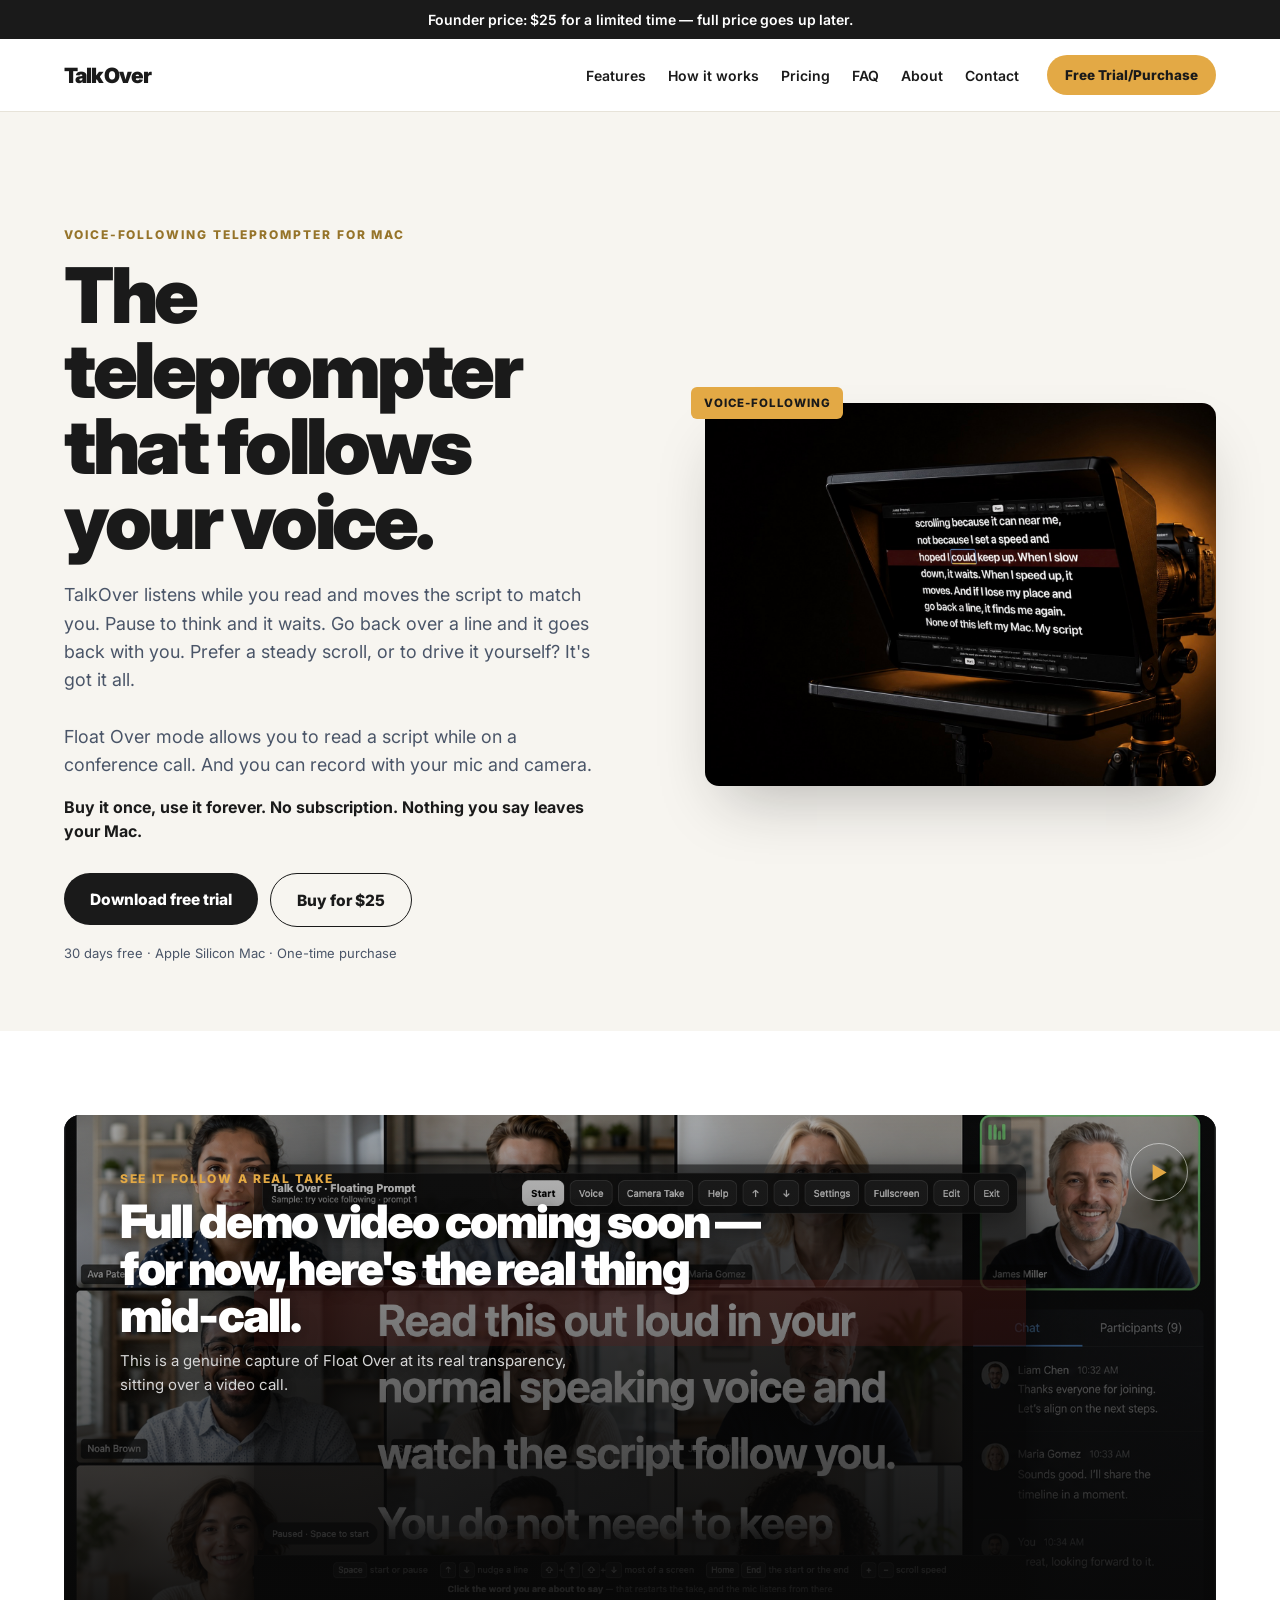
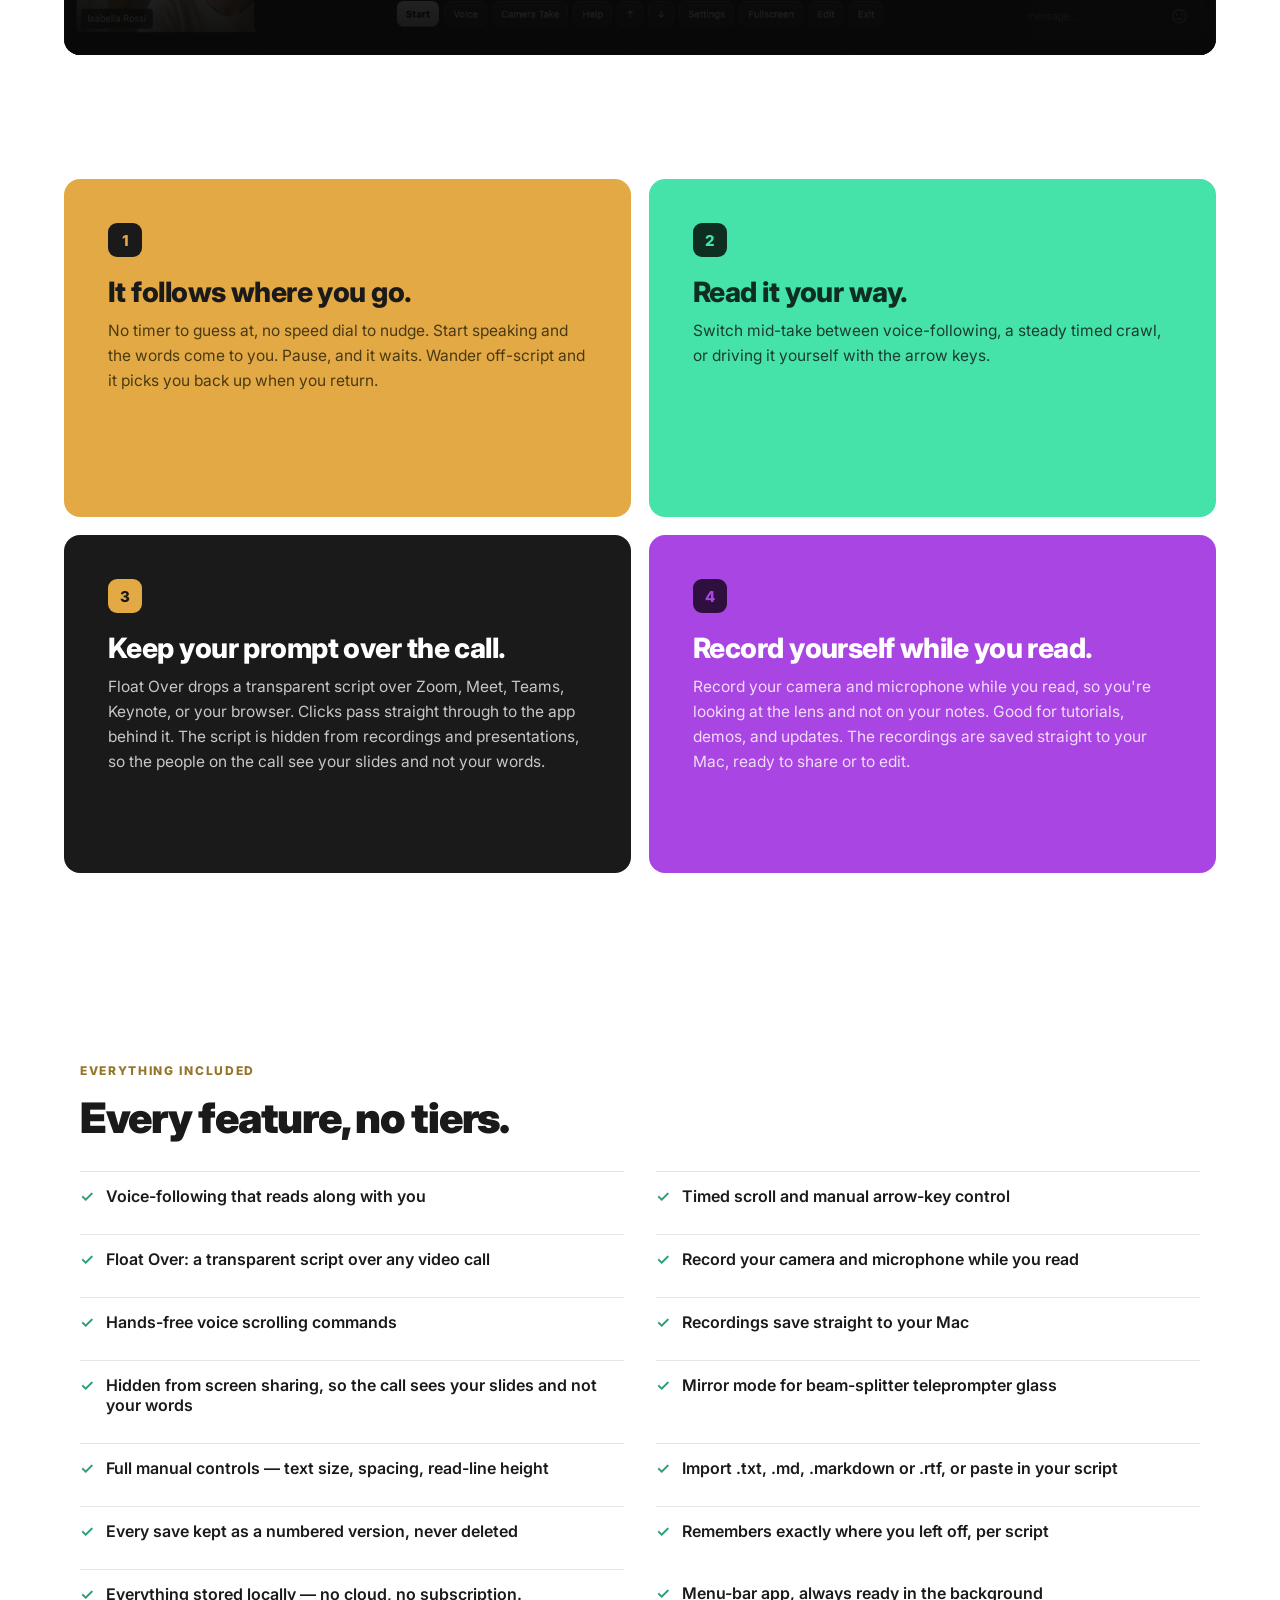
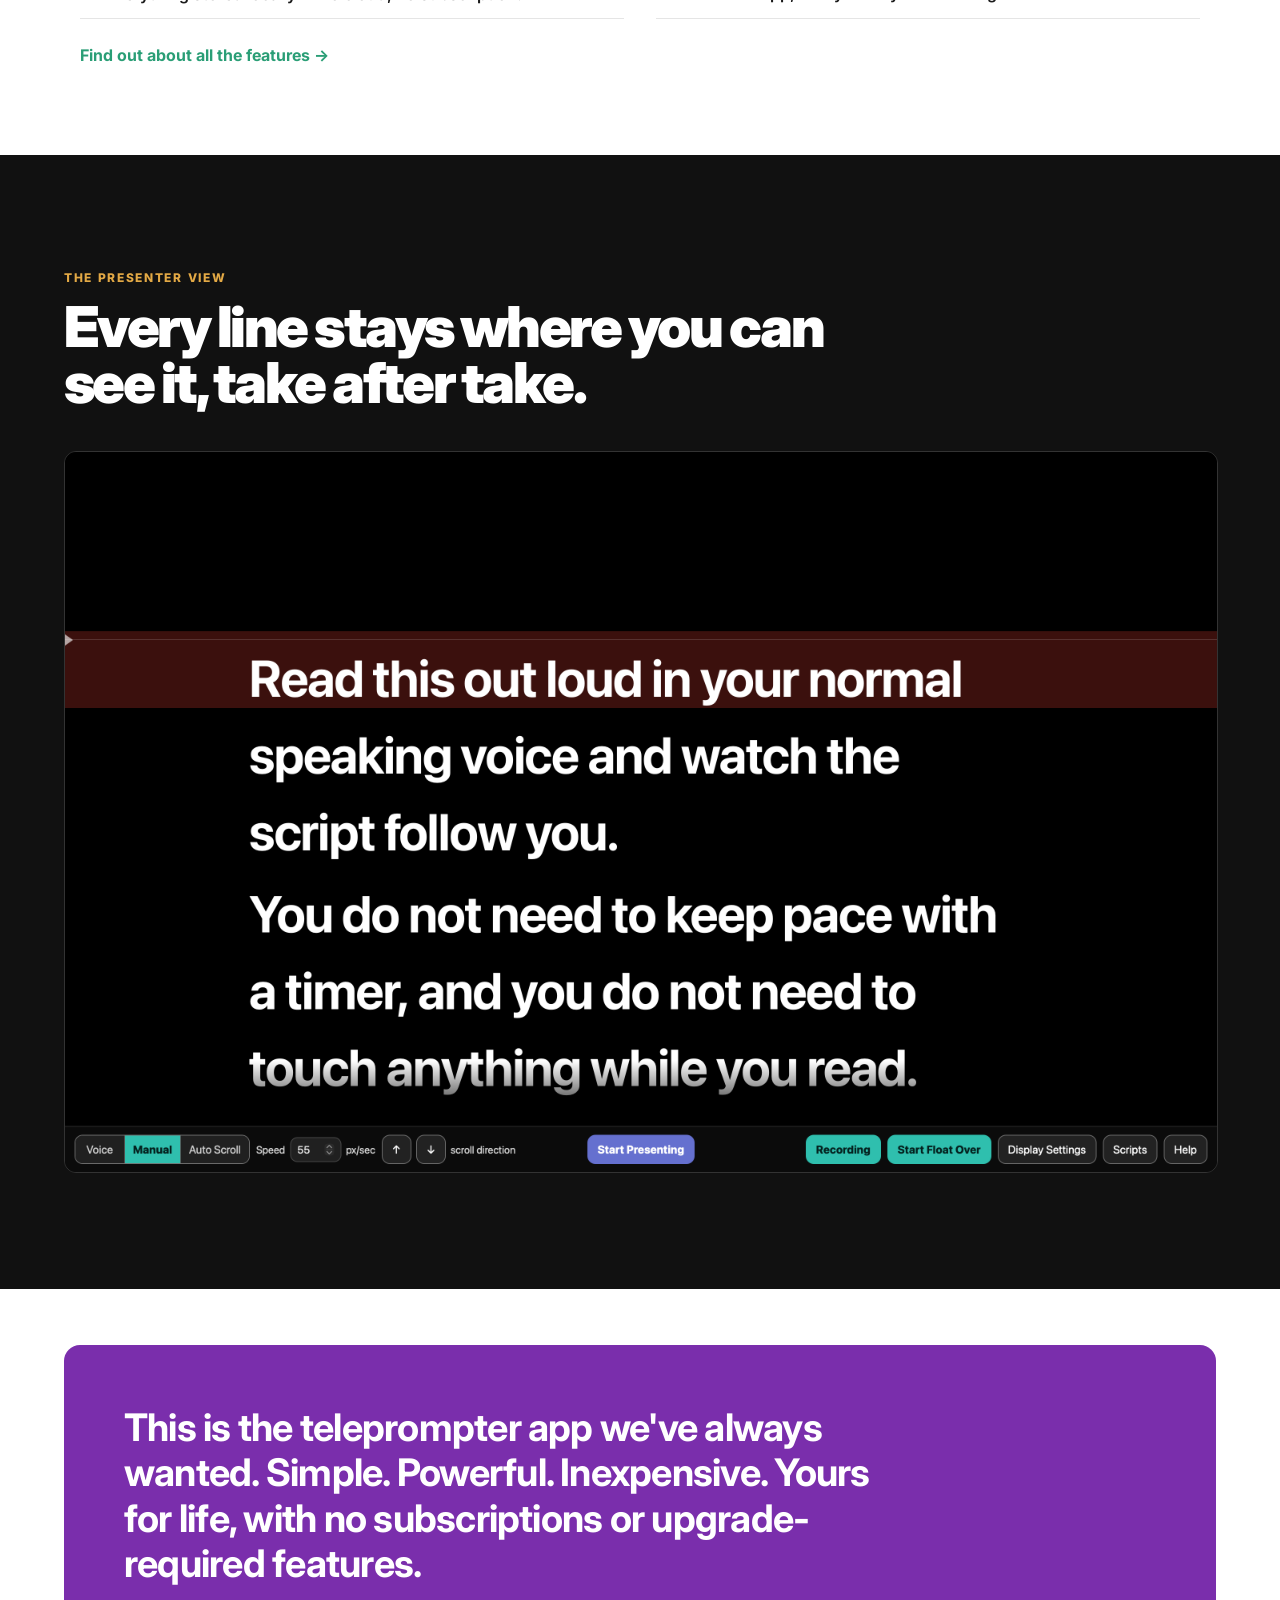
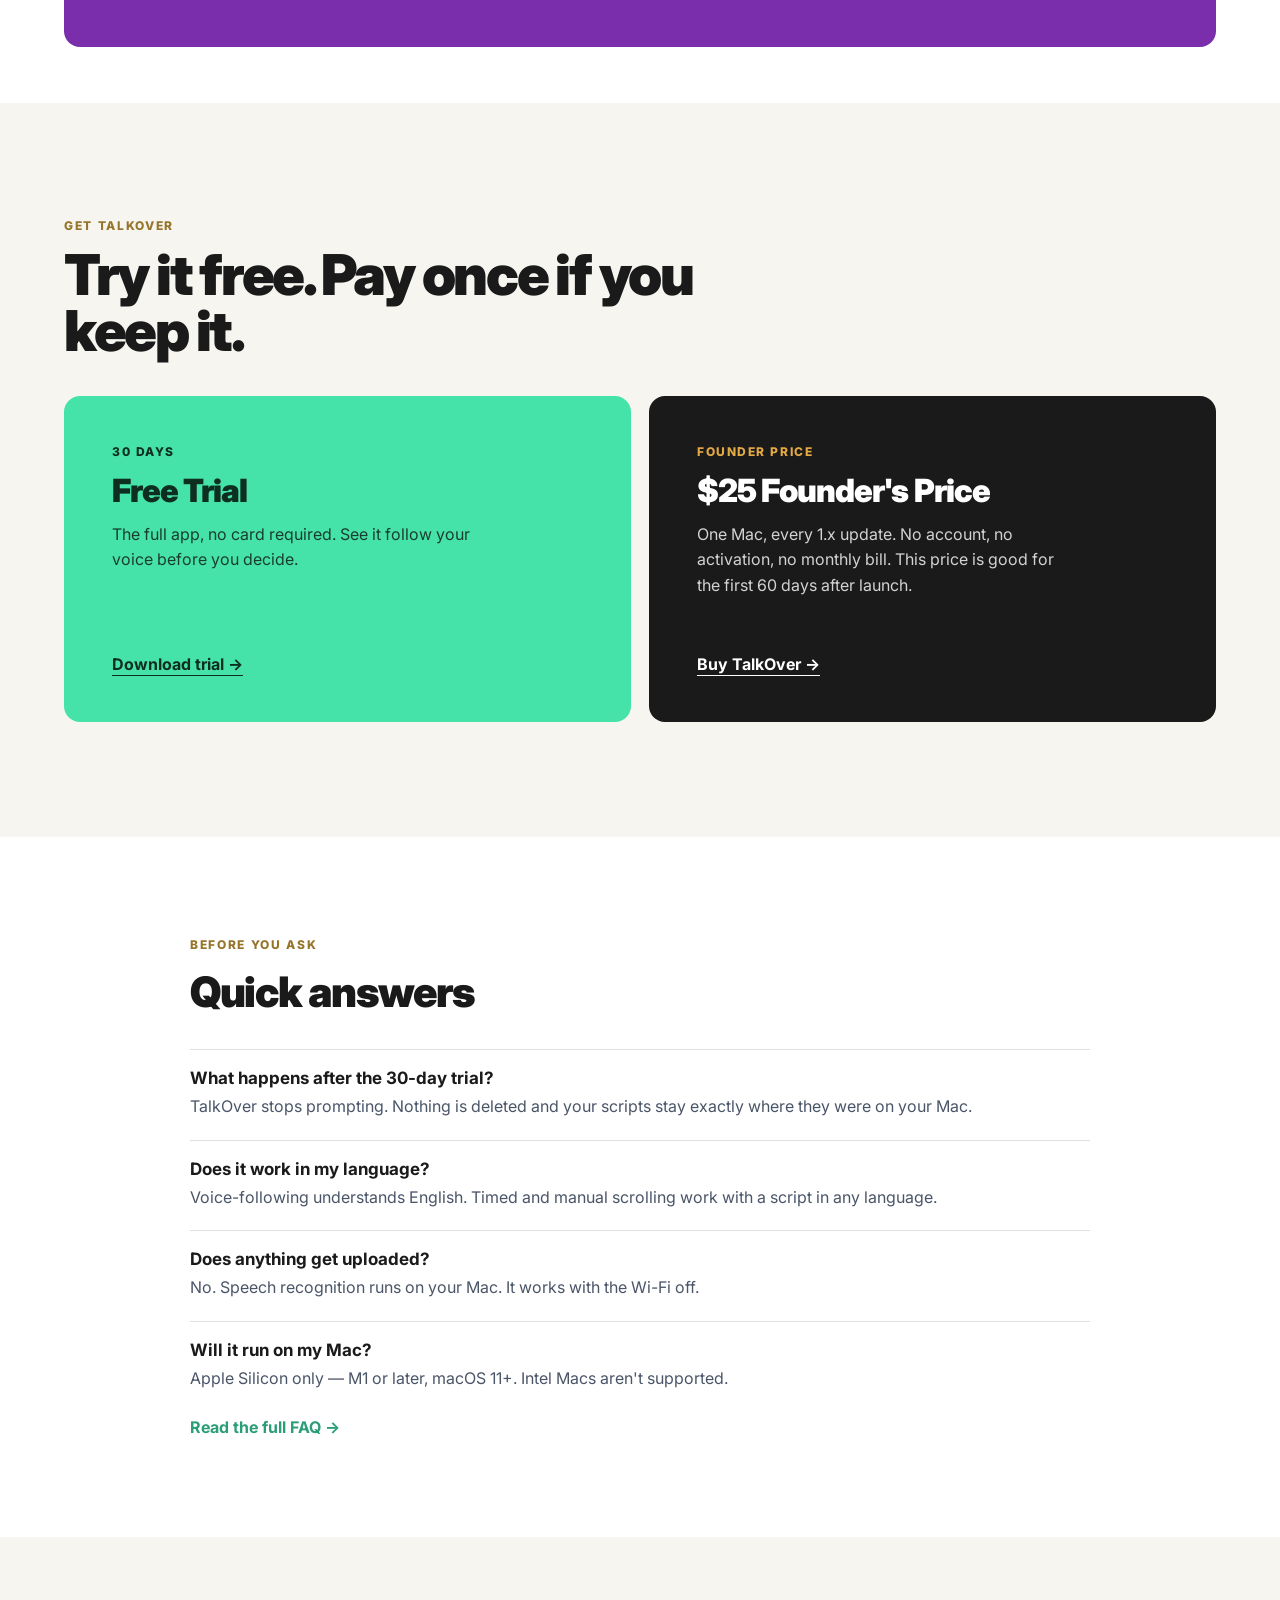
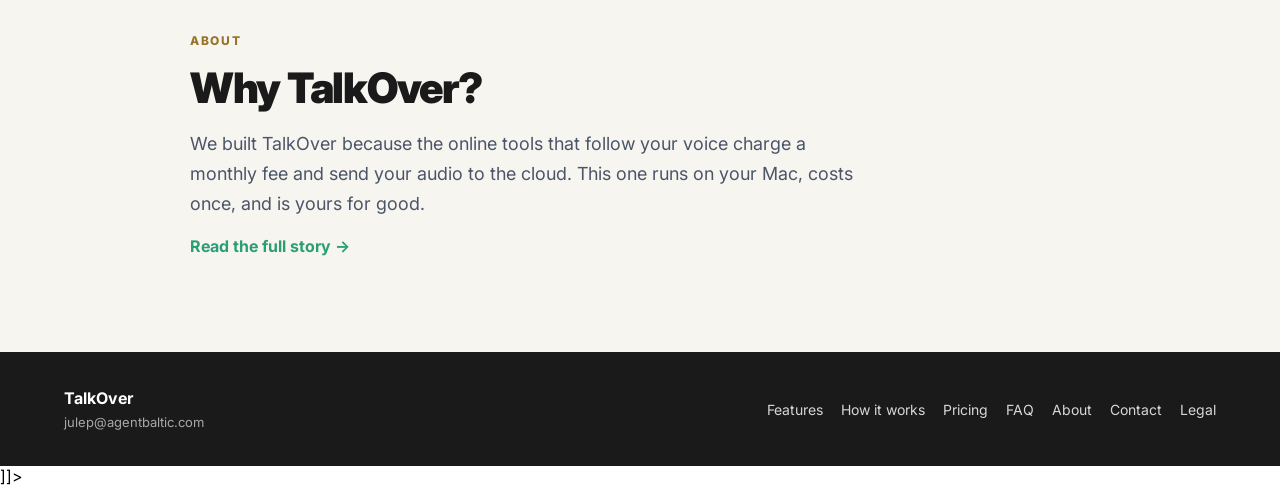
<file: index.html>
<!doctype html>
<html lang="en">
<head>
<meta charset="utf-8">
<meta name="viewport" content="width=device-width, initial-scale=1">
<title>TalkOver — a teleprompter that follows your voice</title>
<link rel="preconnect" href="https://fonts.googleapis.com">
<link href="https://fonts.googleapis.com/css2?family=Inter:wght@400;500;600;700;800;900&amp;display=swap" rel="stylesheet">
<style>
  body { margin:0; font-family:Inter,Arial,sans-serif; -webkit-font-smoothing:antialiased; text-wrap:pretty; }
  a { color:#2a9e76; }
  a:hover { color:#1f7a5a; }
  @keyframes pulse { 0%,100%{opacity:1} 50%{opacity:.55} }
</style>
</head>
<body>
<div style="background:#1a1a1a;color:#fff;text-align:center;padding:11px 20px;font-size:14px;font-weight:600;letter-spacing:-.01em;">
  Founder price: $25 for a limited time — full price goes up later.
</div>

<header style="position:sticky;top:0;z-index:20;background:rgba(255,255,255,.94);backdrop-filter:blur(8px);border-bottom:1px solid #e7e3d9;min-height:72px;padding:0 clamp(20px,5vw,64px);display:flex;align-items:center;justify-content:space-between;">
  <a href="/" style="font-weight:900;font-size:21px;letter-spacing:-.04em;color:#1a1a1a;text-decoration:none;">TalkOver</a>
  <nav style="display:flex;gap:22px;align-items:center;font-size:14px;font-weight:600;">
    <a href="/features" style="color:#1a1a1a;text-decoration:none;">Features</a>
    <a href="/how-it-works" style="color:#1a1a1a;text-decoration:none;">How it works</a>
    <a href="/pricing" style="color:#1a1a1a;text-decoration:none;">Pricing</a>
    <a href="/faq" style="color:#1a1a1a;text-decoration:none;">FAQ</a>
    <a href="/about" style="color:#1a1a1a;text-decoration:none;">About</a>
    <a href="/contact" style="color:#1a1a1a;text-decoration:none;">Contact</a>
    <a href="/pricing" style="margin-left:6px;display:inline-flex;align-items:center;height:40px;padding:0 18px;background:#e3a945;color:#1a1a1a;border-radius:100px;font-weight:800;text-decoration:none;font-size:13.5px;">Free Trial/Purchase</a>
  </nav>
</header>

<main>
  <section style="padding:clamp(56px,9vw,120px) clamp(20px,6vw,64px) clamp(40px,6vw,70px);background:#f7f5f0;">
    <div style="max-width:1240px;margin:auto;display:grid;grid-template-columns:minmax(0,1.05fr) minmax(340px,.95fr);gap:clamp(40px,6vw,80px);align-items:center;">
      <div>
        <p style="color:#96742a;font-size:12px;font-weight:800;letter-spacing:.16em;text-transform:uppercase;margin:0;">Voice-following teleprompter for Mac</p>
        <h1 style="margin:16px 0 22px;font-size:clamp(44px,6vw,80px);font-weight:900;letter-spacing:-.045em;line-height:.98;color:#1a1a1a;">The teleprompter that follows your voice.</h1>
        <p style="max-width:540px;color:#4a5568;font-size:clamp(17px,1.4vw,20px);line-height:1.58;margin:0;">TalkOver listens while you read and moves the script to match you. Pause to think and it waits. Go back over a line and it goes back with you. Prefer a steady scroll, or to drive it yourself? It's got it all.<br><br>Float Over mode allows you to read a script while on a conference call. And you can record with your mic and camera.</p>
        <p style="max-width:520px;margin:16px 0 0;font-size:16px;font-weight:700;color:#1a1a1a;line-height:1.5;">Buy it once, use it forever. No subscription. Nothing you say leaves your Mac.</p>
        <div style="display:flex;flex-wrap:wrap;gap:12px;margin-top:30px;">
          <a href="/pricing" style="display:inline-flex;align-items:center;height:52px;padding:0 26px;background:#1a1a1a;color:#fff;border-radius:100px;font-weight:800;font-size:15.5px;text-decoration:none;">Download free trial</a>
          <a href="/pricing" style="display:inline-flex;align-items:center;height:52px;padding:0 26px;background:transparent;border:1.5px solid #1a1a1a;color:#1a1a1a;border-radius:100px;font-weight:800;font-size:15.5px;text-decoration:none;">Buy for $25</a>
        </div>
        <p style="margin:18px 0 0;color:#4a5568;font-size:13px;">30 days free · Apple Silicon Mac · One-time purchase</p>
      </div>
      <div style="position:relative;">
        <span style="position:absolute;left:-14px;top:-16px;z-index:1;padding:9px 13px;background:#e3a945;color:#1a1a1a;font-weight:800;font-size:11.5px;letter-spacing:.07em;text-transform:uppercase;border-radius:6px;">Voice-following</span>
        <img src="assets/julep-teleprompter.jpg" alt="TalkOver teleprompter running on a Mac, in its own native window" style="width:100%;aspect-ratio:4/3;object-fit:cover;border-radius:14px;display:block;box-shadow:0 30px 60px -20px rgba(26,26,26,.28);">
      </div>
    </div>
  </section>

  <section style="padding:clamp(48px,7vw,84px) clamp(20px,6vw,64px);background:#fff;">
    <div style="max-width:1240px;margin:auto;">
      <div style="position:relative;min-height:min(56vw,540px);border-radius:16px;overflow:hidden;background:#111;">
        <img src="assets/screenshots/11-floating-prompt-over-call.png" alt="TalkOver's floating prompt over a video call" style="width:100%;height:100%;object-fit:cover;position:absolute;inset:0;opacity:.9;">
        <div style="position:absolute;inset:0;background:linear-gradient(180deg,rgba(8,8,8,.15) 0%,rgba(8,8,8,.55) 45%,rgba(8,8,8,.96) 100%);"></div>
        <div style="position:relative;height:100%;display:flex;flex-direction:column;justify-content:flex-end;padding:clamp(28px,5vw,56px);">
          <p style="color:#e3a945;font-size:12px;font-weight:800;letter-spacing:.14em;text-transform:uppercase;margin:0 0 12px;">See it follow a real take</p>
          <h2 style="max-width:640px;margin:0 0 10px;color:#fff;font-size:clamp(28px,3.6vw,46px);font-weight:900;letter-spacing:-.04em;line-height:1.02;text-shadow:0 2px 16px rgba(0,0,0,.5);">Full demo video coming soon — for now, here's the real thing mid-call.</h2>
          <p style="max-width:460px;margin:0;color:#d6d6d6;font-size:15px;line-height:1.6;text-shadow:0 2px 12px rgba(0,0,0,.5);">This is a genuine capture of Float Over at its real transparency, sitting over a video call.</p>
        </div>
        <div style="position:absolute;top:28px;right:28px;width:56px;height:56px;border:1.5px solid rgba(255,255,255,.5);border-radius:50%;display:grid;place-items:center;color:#e3a945;font-size:18px;animation:pulse 2.4s ease-in-out infinite;">▶</div>
      </div>
    </div>
  </section>

  <section style="padding:clamp(20px,4vw,40px) clamp(20px,6vw,64px) clamp(56px,8vw,100px);background:#fff;">
    <div style="max-width:1240px;margin:auto;display:grid;grid-template-columns:repeat(2,minmax(0,1fr));gap:18px;">
      <article style="background:#e3a945;border-radius:16px;padding:clamp(28px,4vw,44px);min-height:250px;display:flex;flex-direction:column;">
        <span style="width:34px;height:34px;border-radius:9px;background:#1a1a1a;color:#e3a945;display:grid;place-items:center;font-size:15px;font-weight:800;margin-bottom:18px;">1</span>
        <h3 style="margin:0 0 10px;font-size:clamp(22px,2.2vw,28px);font-weight:800;letter-spacing:-.02em;color:#1a1a1a;">It follows where you go.</h3>
        <p style="margin:0;color:#4a3a12;line-height:1.6;font-size:15.5px;">No timer to guess at, no speed dial to nudge. Start speaking and the words come to you. Pause, and it waits. Wander off-script and it picks you back up when you return.</p>
      </article>
      <article style="background:#45e3a9;border-radius:16px;padding:clamp(28px,4vw,44px);min-height:250px;display:flex;flex-direction:column;">
        <span style="width:34px;height:34px;border-radius:9px;background:#0f2e22;color:#45e3a9;display:grid;place-items:center;font-size:15px;font-weight:800;margin-bottom:18px;">2</span>
        <h3 style="margin:0 0 10px;font-size:clamp(22px,2.2vw,28px);font-weight:800;letter-spacing:-.02em;color:#0f2e22;">Read it your way.</h3>
        <p style="margin:0;color:#1a3d31;line-height:1.6;font-size:15.5px;">Switch mid-take between voice-following, a steady timed crawl, or driving it yourself with the arrow keys.&nbsp;</p>
      </article>
      <article style="background:#1a1a1a;border-radius:16px;padding:clamp(28px,4vw,44px);min-height:250px;display:flex;flex-direction:column;">
        <span style="width:34px;height:34px;border-radius:9px;background:#e3a945;color:#1a1a1a;display:grid;place-items:center;font-size:15px;font-weight:800;margin-bottom:18px;">3</span>
        <h3 style="margin:0 0 10px;font-size:clamp(22px,2.2vw,28px);font-weight:800;letter-spacing:-.02em;color:#fff;">Keep your prompt over the call.</h3>
        <p style="margin:0;color:#c7c7c7;line-height:1.6;font-size:15.5px;">Float Over drops a transparent script over Zoom, Meet, Teams, Keynote, or your browser. Clicks pass straight through to the app behind it. The script is hidden from recordings and presentations, so the people on the call see your slides and not your words.</p>
      </article>
      <article style="background:#a945e3;border-radius:16px;padding:clamp(28px,4vw,44px);min-height:250px;display:flex;flex-direction:column;">
        <span style="width:34px;height:34px;border-radius:9px;background:#2e0f3d;color:#a945e3;display:grid;place-items:center;font-size:15px;font-weight:800;margin-bottom:18px;">4</span>
        <h3 style="margin:0 0 10px;font-size:clamp(22px,2.2vw,28px);font-weight:800;letter-spacing:-.02em;color:#fff;">Record yourself while you read.</h3>
        <p style="margin:0;color:#f0dcfa;line-height:1.6;font-size:15.5px;">Record your camera and microphone while you read, so you're looking at the lens and not on your notes. Good for tutorials, demos, and updates. The recordings are saved straight to your Mac, ready to share or to edit.</p>
      </article>
    </div>
  </section>

  <section style="padding:clamp(50px,7vw,90px) clamp(20px,6vw,64px);background:#fff;">
    <div style="max-width:1120px;margin:auto;">
      <p style="color:#96742a;font-size:12px;font-weight:800;letter-spacing:.14em;text-transform:uppercase;margin:0;">Everything included</p>
      <h2 style="margin:14px 0 28px;font-size:clamp(28px,3.4vw,42px);font-weight:900;letter-spacing:-.03em;color:#1a1a1a;max-width:600px;">Every feature, no tiers.</h2>
      <ul style="margin:0;padding:0;list-style:none;display:grid;grid-template-columns:repeat(2,minmax(0,1fr));gap:14px 32px;">
        <li style="padding:14px 0 14px 26px;border-top:1px solid #e5e5e5;position:relative;color:#1a1a1a;font-size:16px;font-weight:600;"><span style="position:absolute;left:0;color:#2a9e76;">✓</span>Voice-following that reads along with you</li>
        <li style="padding:14px 0 14px 26px;border-top:1px solid #e5e5e5;position:relative;color:#1a1a1a;font-size:16px;font-weight:600;"><span style="position:absolute;left:0;color:#2a9e76;">✓</span>Timed scroll and manual arrow-key control</li>
        <li style="padding:14px 0 14px 26px;border-top:1px solid #e5e5e5;position:relative;color:#1a1a1a;font-size:16px;font-weight:600;"><span style="position:absolute;left:0;color:#2a9e76;">✓</span>Float Over: a transparent script over any video call</li>
        <li style="padding:14px 0 14px 26px;border-top:1px solid #e5e5e5;position:relative;color:#1a1a1a;font-size:16px;font-weight:600;"><span style="position:absolute;left:0;color:#2a9e76;">✓</span>Record your camera and microphone while you read</li>
        <li style="padding:14px 0 14px 26px;border-top:1px solid #e5e5e5;position:relative;color:#1a1a1a;font-size:16px;font-weight:600;"><span style="position: absolute; left: 0px; color: rgb(42, 158, 118);">✓</span>Hands-free voice scrolling commands</li><li style="padding:14px 0 14px 26px;border-top:1px solid #e5e5e5;position:relative;color:#1a1a1a;font-size:16px;font-weight:600;"><span style="position: absolute; left: 0px; color: rgb(42, 158, 118);">✓</span>Recordings save straight to your Mac</li>
        <li style="padding:14px 0 14px 26px;border-top:1px solid #e5e5e5;position:relative;color:#1a1a1a;font-size:16px;font-weight:600;"><span style="position:absolute;left:0;color:#2a9e76;">✓</span>Hidden from screen sharing, so the call sees your slides and not your words</li>
        
        <li style="padding:14px 0 14px 26px;border-top:1px solid #e5e5e5;position:relative;color:#1a1a1a;font-size:16px;font-weight:600;"><span style="position:absolute;left:0;color:#2a9e76;">✓</span>Mirror mode for beam-splitter teleprompter glass</li>
        <li style="padding:14px 0 14px 26px;border-top:1px solid #e5e5e5;position:relative;color:#1a1a1a;font-size:16px;font-weight:600;"><span style="position:absolute;left:0;color:#2a9e76;">✓</span>Full manual controls — text size, spacing, read-line height</li>
        <li style="padding:14px 0 14px 26px;border-top:1px solid #e5e5e5;position:relative;color:#1a1a1a;font-size:16px;font-weight:600;"><span style="position: absolute; left: 0px; color: rgb(42, 158, 118);">✓</span>Import .txt, .md, .markdown or .rtf, or paste in your script</li>
        <li style="padding:14px 0 14px 26px;border-top:1px solid #e5e5e5;position:relative;color:#1a1a1a;font-size:16px;font-weight:600;"><span style="position:absolute;left:0;color:#2a9e76;">✓</span>Every save kept as a numbered version, never deleted</li>
        <li style="padding:14px 0 14px 26px;border-top:1px solid #e5e5e5;position:relative;color:#1a1a1a;font-size:16px;font-weight:600;"><span style="position:absolute;left:0;color:#2a9e76;">✓</span>Remembers exactly where you left off, per script</li>
        <li style="padding:14px 0 14px 26px;border-top:1px solid #e5e5e5;border-bottom:1px solid #e5e5e5;position:relative;color:#1a1a1a;font-size:16px;font-weight:600;"><span style="position: absolute; left: 0px; color: rgb(42, 158, 118);">✓</span>Everything stored locally — no cloud, no subscription.</li>
        <li style="padding:14px 0 14px 26px;border-bottom:1px solid #e5e5e5;position:relative;color:#1a1a1a;font-size:16px;font-weight:600;"><span style="position:absolute;left:0;color:#2a9e76;">✓</span>Menu-bar app, always ready in the background</li>
      </ul>
      <a href="/features" style="display:inline-block;margin-top:26px;font-weight:700;color:#2a9e76;text-decoration:none;">Find out about all the features →</a>
    </div>
  </section>

  <section style="padding:clamp(64px,9vw,120px) clamp(20px,6vw,64px);background:#111;">
    <div style="max-width:1240px;margin:auto;">
      <p style="color:#e3a945;font-size:12px;font-weight:800;letter-spacing:.14em;text-transform:uppercase;margin:0;">The presenter view</p>
      <h2 style="max-width:800px;margin:14px 0 40px;color:#fff;font-size:clamp(34px,4.4vw,60px);font-weight:900;letter-spacing:-.045em;line-height:1;">Every line stays where you can see it, take after take.</h2>
      <img src="assets/screenshots/03-presenter.png" alt="TalkOver presenter screen following the current line" style="width:100%;border-radius:12px;border:1px solid #333;display:block;">
    </div>
  </section>

  <section style="padding:56px clamp(20px,6vw,64px);background:#fff;">
    <div style="max-width:1240px;margin:auto;padding:clamp(32px,5vw,60px);background:#7a2eac;border-radius:16px;">
      <p style="max-width:800px;margin:0;color:#fff;font-size:clamp(24px,3vw,38px);font-weight:700;letter-spacing:-.02em;line-height:1.2;">This is the teleprompter app we've always wanted. Simple. Powerful. Inexpensive. Yours for life, with no subscriptions or upgrade-required features.</p>
    </div>
  </section>

  <section style="padding:clamp(64px,9vw,120px) clamp(20px,6vw,64px);background:#f7f5f0;">
    <div style="max-width:1240px;margin:auto;">
      <p style="color:#96742a;font-size:12px;font-weight:800;letter-spacing:.14em;text-transform:uppercase;margin:0;">Get TalkOver</p>
      <h2 style="max-width:700px;margin:14px 0 36px;font-size:clamp(34px,4.4vw,58px);font-weight:900;letter-spacing:-.04em;line-height:1;color:#1a1a1a;">Try it free. Pay once if you keep it.</h2>
      <div style="display:grid;grid-template-columns:repeat(2,minmax(0,1fr));gap:18px;">
        <a href="/pricing" style="text-decoration:none;background:#45e3a9;border-radius:16px;padding:clamp(28px,5vw,48px);min-height:230px;display:flex;flex-direction:column;">
          <span style="font-size:12px;font-weight:800;letter-spacing:.13em;text-transform:uppercase;color:#0f2e22;">30 days</span>
          <h3 style="margin:12px 0;font-size:32px;font-weight:900;letter-spacing:-.03em;color:#0f2e22;">Free Trial</h3>
          <p style="margin:0;color:#1a3d31;line-height:1.6;max-width:360px;">The full app, no card required. See it follow your voice before you decide.</p>
          <strong style="margin-top:auto;padding-top:26px;color:#0f2e22;text-decoration:underline;text-underline-offset:5px;">Download trial →</strong>
        </a>
        <a href="/pricing" style="text-decoration:none;background:#1a1a1a;border-radius:16px;padding:clamp(28px,5vw,48px);min-height:230px;display:flex;flex-direction:column;">
          <span style="font-size:12px;font-weight:800;letter-spacing:.13em;text-transform:uppercase;color:#e3a945;">Founder price</span>
          <h3 style="margin:12px 0;font-size:32px;font-weight:900;letter-spacing:-.03em;color:#fff;">$25 Founder's Price</h3><p style="margin:0;color:#d3d3d3;line-height:1.6;max-width:360px;">One Mac, every 1.x update. No account, no activation, no monthly bill. This price is good for the first 60 days after launch.</p>
          
          <strong style="margin-top:auto;padding-top:26px;color:#fff;text-decoration:underline;text-underline-offset:5px;">Buy TalkOver →</strong>
        </a>
      </div>
    </div>
  </section>

  <section style="padding:clamp(60px,8vw,100px) clamp(20px,6vw,64px);background:#fff;">
    <div style="max-width:900px;margin:auto;">
      <p style="color:#96742a;font-size:12px;font-weight:800;letter-spacing:.14em;text-transform:uppercase;margin:0;">Before you ask</p>
      <h2 style="margin:14px 0 32px;font-size:clamp(28px,3.4vw,42px);font-weight:900;letter-spacing:-.03em;color:#1a1a1a;">Quick answers</h2>
      <div style="display:grid;gap:20px;">
        <div style="border-top:1px solid #e0e0e0;padding-top:18px;">
          <strong style="display:block;font-size:17px;margin-bottom:6px;color:#1a1a1a;">What happens after the 30-day trial?</strong>
          <p style="margin:0;color:#4a5568;line-height:1.6;">TalkOver stops prompting. Nothing is deleted and your scripts stay exactly where they were on your Mac.</p>
        </div>
        <div style="border-top:1px solid #e0e0e0;padding-top:18px;">
          <strong style="display:block;font-size:17px;margin-bottom:6px;color:#1a1a1a;">Does it work in my language?</strong>
          <p style="margin:0;color:#4a5568;line-height:1.6;">Voice-following understands English. Timed and manual scrolling work with a script in any language.</p>
        </div>
        <div style="border-top:1px solid #e0e0e0;padding-top:18px;">
          <strong style="display:block;font-size:17px;margin-bottom:6px;color:#1a1a1a;">Does anything get uploaded?</strong>
          <p style="margin:0;color:#4a5568;line-height:1.6;">No. Speech recognition runs on your Mac. It works with the Wi-Fi off.</p>
        </div>
        <div style="border-top:1px solid #e0e0e0;padding-top:18px;padding-bottom:18px;">
          <strong style="display:block;font-size:17px;margin-bottom:6px;color:#1a1a1a;">Will it run on my Mac?</strong>
          <p style="margin:0;color:#4a5568;line-height:1.6;">Apple Silicon only — M1 or later, macOS 11+. Intel Macs aren't supported.</p>
        </div>
      </div>
      <a href="/faq" style="display:inline-block;margin-top:8px;font-weight:700;color:#2a9e76;text-decoration:none;">Read the full FAQ →</a>
    </div>
  </section>

  <section style="padding:clamp(56px,8vw,96px) clamp(20px,6vw,64px);background:#f7f5f0;">
    <div style="max-width:900px;margin:auto;">
      <p style="color:#96742a;font-size:12px;font-weight:800;letter-spacing:.14em;text-transform:uppercase;margin:0;">About</p>
      <h2 style="margin:14px 0 16px;font-size:clamp(28px,3.4vw,42px);font-weight:900;letter-spacing:-.03em;color:#1a1a1a;">Why TalkOver?</h2>
      <p style="margin:0 0 8px;color:#4a5568;font-size:18px;line-height:1.65;max-width:680px;">We built TalkOver because the online tools that follow your voice charge a monthly fee and send your audio to the cloud. This one runs on your Mac, costs once, and is yours for good.</p>
      <a href="/about" style="display:inline-block;margin-top:10px;font-weight:700;color:#2a9e76;text-decoration:none;">Read the full story →</a>
    </div>
  </section>
</main>

<footer style="padding:36px clamp(20px,6vw,64px);background:#1a1a1a;color:#fff;">
  <div style="max-width:1240px;margin:auto;display:flex;flex-wrap:wrap;justify-content:space-between;gap:20px;align-items:center;">
    <div>
      <strong style="font-size:16px;">TalkOver</strong>
      <div style="margin-top:6px;color:#a8a8a8;font-size:13px;">
        <a href="mailto:julep@agentbaltic.com" style="color:#a8a8a8;text-decoration:none;">julep@agentbaltic.com</a>
      </div>
    </div>
    <div style="display:flex;flex-wrap:wrap;gap:18px;color:#d7d7d7;font-size:14px;">
      <a href="/features" style="color:#d7d7d7;text-decoration:none;">Features</a>
      <a href="/how-it-works" style="color:#d7d7d7;text-decoration:none;">How it works</a>
      <a href="/pricing" style="color:#d7d7d7;text-decoration:none;">Pricing</a>
      <a href="/faq" style="color:#d7d7d7;text-decoration:none;">FAQ</a>
      <a href="/about" style="color:#d7d7d7;text-decoration:none;">About</a>
      <a href="/contact" style="color:#d7d7d7;text-decoration:none;">Contact</a>
      <a href="/legal" style="color:#d7d7d7;text-decoration:none;">Legal</a>
    </div>
  </div>
</footer>
]]&gt;


</body>
</html>
</body>
</html>
</file>
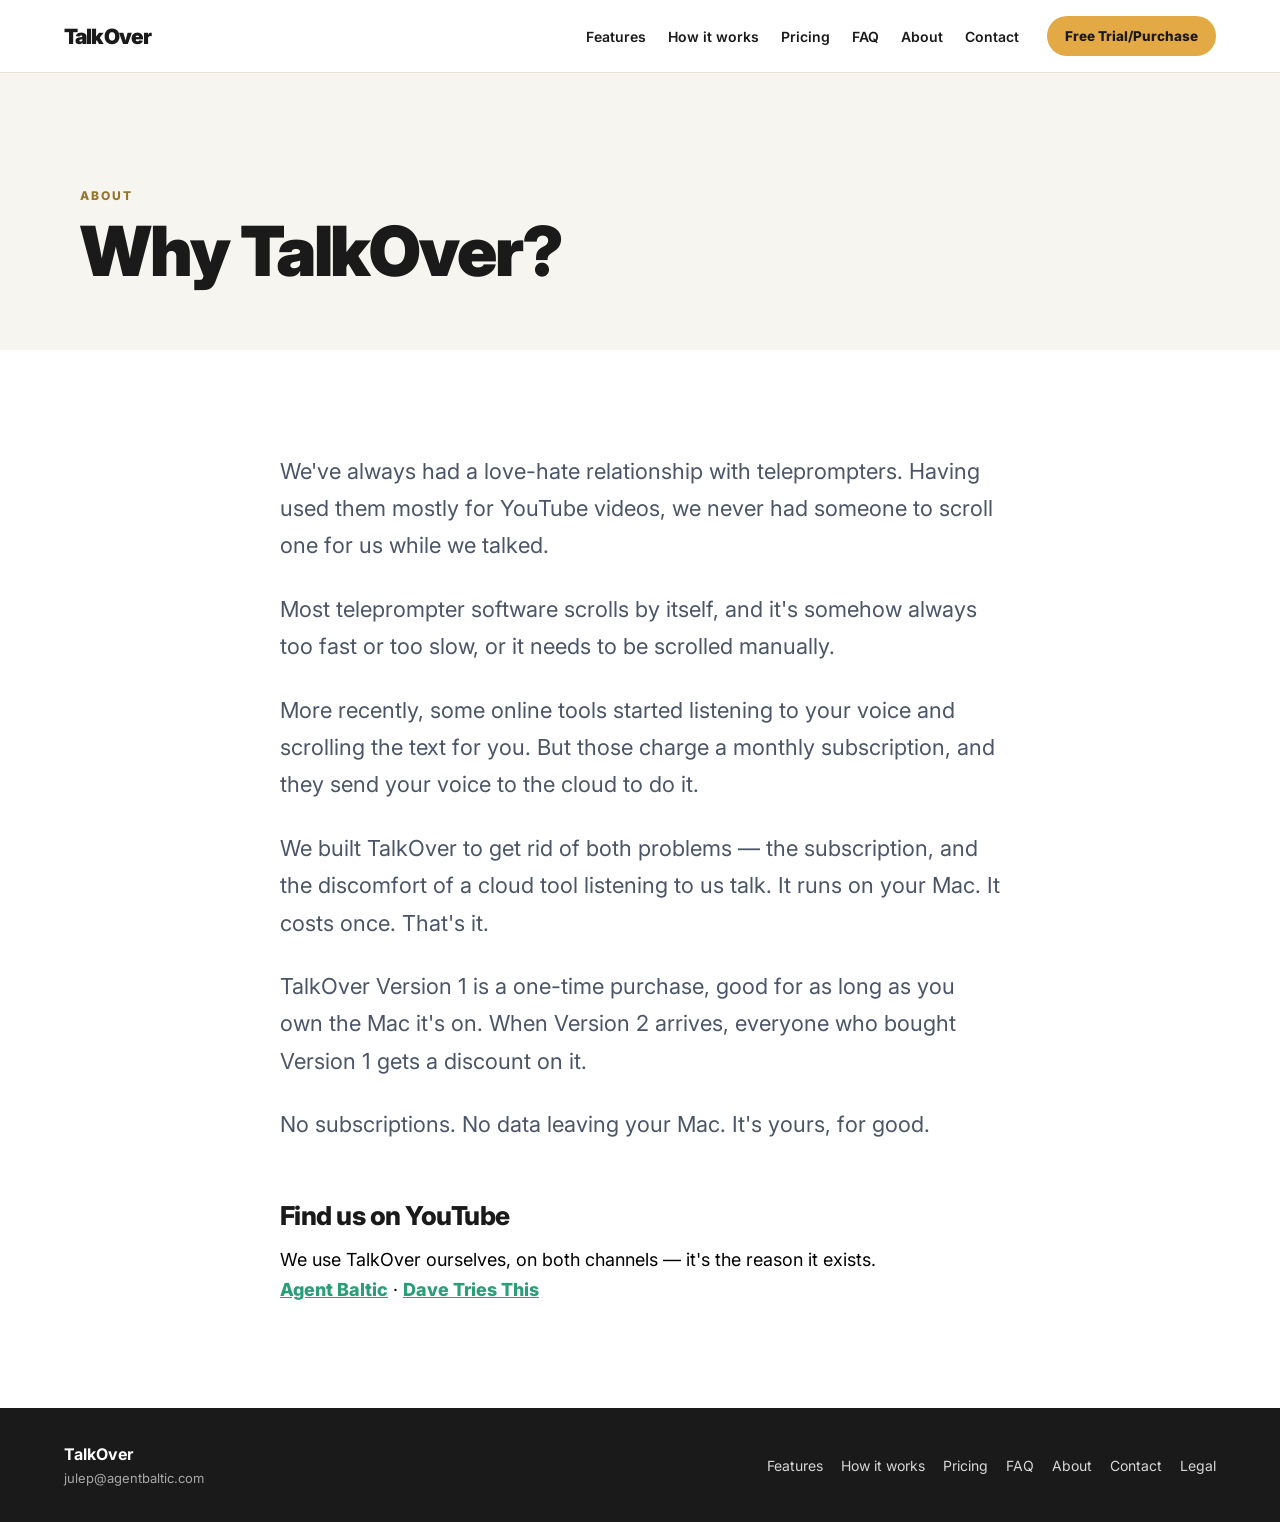
<file: about.html>
<!doctype html>
<html lang="en">
<head>
<meta charset="utf-8">
<meta name="viewport" content="width=device-width, initial-scale=1">
<title>About — TalkOver</title>
<link rel="preconnect" href="https://fonts.googleapis.com">
<link href="https://fonts.googleapis.com/css2?family=Inter:wght@400;500;600;700;800;900&display=swap" rel="stylesheet">
<style>
  body { margin:0; font-family:Inter,Arial,sans-serif; -webkit-font-smoothing:antialiased; text-wrap:pretty; }
  a { color:#2a9e76; } a:hover { color:#1f7a5a; }
</style>
</head>
<body>
<header style="position:sticky;top:0;z-index:20;background:rgba(255,255,255,.94);backdrop-filter:blur(8px);border-bottom:1px solid #e7e3d9;min-height:72px;padding:0 clamp(20px,5vw,64px);display:flex;align-items:center;justify-content:space-between;">
  <a href="/" style="font-weight:900;font-size:21px;letter-spacing:-.04em;color:#1a1a1a;text-decoration:none;">TalkOver</a>
  <nav style="display:flex;gap:22px;align-items:center;font-size:14px;font-weight:600;">
    <a href="/features" style="color:#1a1a1a;text-decoration:none;">Features</a>
    <a href="/how-it-works" style="color:#1a1a1a;text-decoration:none;">How it works</a>
    <a href="/pricing" style="color:#1a1a1a;text-decoration:none;">Pricing</a>
    <a href="/faq" style="color:#1a1a1a;text-decoration:none;">FAQ</a>
    <a href="/about" style="color:#1a1a1a;text-decoration:none;">About</a>
    <a href="/contact" style="color:#1a1a1a;text-decoration:none;">Contact</a>
    <a href="/pricing" style="margin-left:6px;display:inline-flex;align-items:center;height:40px;padding:0 18px;background:#e3a945;color:#1a1a1a;border-radius:100px;font-weight:800;text-decoration:none;font-size:13.5px;">Free Trial/Purchase</a>
  </nav>
</header>

<main>
  <section style="padding:clamp(64px,9vw,120px) clamp(20px,6vw,64px) clamp(40px,6vw,64px);background:#f7f5f0;">
    <div style="max-width:1120px;margin:auto;">
      <p style="color:#96742a;font-size:12px;font-weight:800;letter-spacing:.16em;text-transform:uppercase;margin:0;">About</p>
      <h1 style="margin:14px 0 0;font-size:clamp(38px,5.4vw,72px);font-weight:900;letter-spacing:-.03em;line-height:1;color:#1a1a1a;">Why TalkOver?</h1>
    </div>
  </section>

  <section style="padding:clamp(50px,8vw,110px) clamp(20px,6vw,64px);">
    <div style="max-width:720px;margin:auto;">
      <p style="color:#4a5568;font-size:clamp(18px,2vw,22px);line-height:1.7;margin:0 0 26px;">We've always had a love-hate relationship with teleprompters. Having used them mostly for YouTube videos, we never had someone to scroll one for us while we talked.</p>
      <p style="color:#4a5568;font-size:clamp(18px,2vw,22px);line-height:1.7;margin:0 0 26px;">Most teleprompter software scrolls by itself, and it's somehow always too fast or too slow, or it needs to be scrolled manually.</p>
      <p style="color:#4a5568;font-size:clamp(18px,2vw,22px);line-height:1.7;margin:0 0 26px;">More recently, some online tools started listening to your voice and scrolling the text for you. But those charge a monthly subscription, and they send your voice to the cloud to do it.</p>
      <p style="color:#4a5568;font-size:clamp(18px,2vw,22px);line-height:1.7;margin:0 0 26px;">We built TalkOver to get rid of both problems — the subscription, and the discomfort of a cloud tool listening to us talk. It runs on your Mac. It costs once. That's it.</p>
      <p style="color:#4a5568;font-size:clamp(18px,2vw,22px);line-height:1.7;margin:0 0 26px;">TalkOver Version 1 is a one-time purchase, good for as long as you own the Mac it's on. When Version 2 arrives, everyone who bought Version 1 gets a discount on it.</p>
      <p style="color:#4a5568;font-size:clamp(18px,2vw,22px);line-height:1.7;margin:0;">No subscriptions. No data leaving your Mac. It's yours, for good.</p>

      <h2 style="margin:56px 0 14px;font-size:26px;font-weight:800;letter-spacing:-.02em;color:#1a1a1a;">Find us on YouTube</h2>
      <p style="margin:0;font-size:18px;line-height:1.7;">We use TalkOver ourselves, on both channels — it's the reason it exists.<br>
        <a href="https://youtube.com/@agentbaltic" style="font-weight:800;">Agent Baltic</a> · <a href="https://youtube.com/@davetriesthis" style="font-weight:800;">Dave Tries This</a>
      </p>
    </div>
  </section>
</main>

<footer style="padding:36px clamp(20px,6vw,64px);background:#1a1a1a;color:#fff;">
  <div style="max-width:1240px;margin:auto;display:flex;flex-wrap:wrap;justify-content:space-between;gap:20px;align-items:center;">
    <div><strong style="font-size:16px;">TalkOver</strong><div style="margin-top:6px;color:#a8a8a8;font-size:13px;"><a href="mailto:julep@agentbaltic.com" style="color:#a8a8a8;text-decoration:none;">julep@agentbaltic.com</a></div></div>
    <div style="display:flex;flex-wrap:wrap;gap:18px;color:#d7d7d7;font-size:14px;">
      <a href="/features" style="color:#d7d7d7;text-decoration:none;">Features</a>
      <a href="/how-it-works" style="color:#d7d7d7;text-decoration:none;">How it works</a>
      <a href="/pricing" style="color:#d7d7d7;text-decoration:none;">Pricing</a>
      <a href="/faq" style="color:#d7d7d7;text-decoration:none;">FAQ</a>
      <a href="/about" style="color:#d7d7d7;text-decoration:none;">About</a>
      <a href="/contact" style="color:#d7d7d7;text-decoration:none;">Contact</a>
      <a href="/legal" style="color:#d7d7d7;text-decoration:none;">Legal</a>
    </div>
  </div>
</footer>
</body>
</html>
</file>
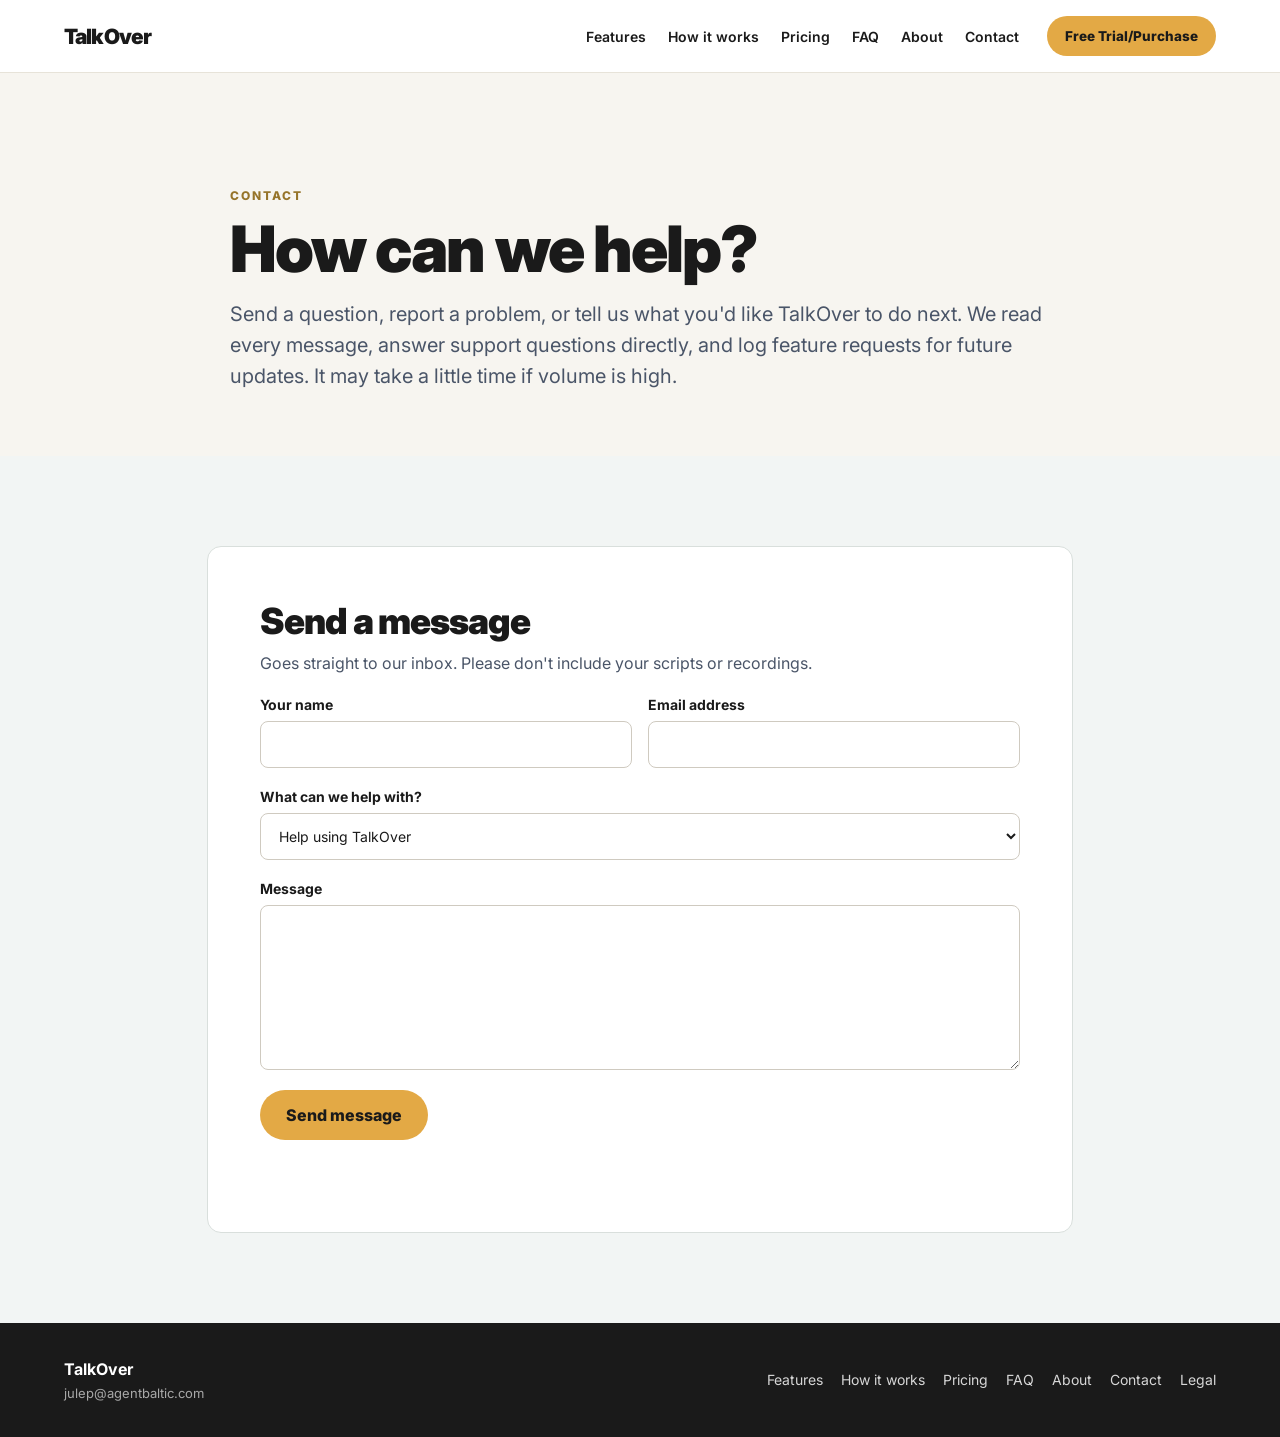
<file: contact.html>
<!doctype html>
<html lang="en">
<head>
<meta charset="utf-8">
<meta name="viewport" content="width=device-width, initial-scale=1">
<title>Contact — TalkOver</title>
<link rel="preconnect" href="https://fonts.googleapis.com">
<link href="https://fonts.googleapis.com/css2?family=Inter:wght@400;500;600;700;800;900&display=swap" rel="stylesheet">
<style>
  body { margin:0; font-family:Inter,Arial,sans-serif; -webkit-font-smoothing:antialiased; text-wrap:pretty; }
  a { color:#2a9e76; } a:hover { color:#1f7a5a; }
  .to-input { width:100%;box-sizing:border-box;padding:13px 14px;border:1px solid #cfcac0;border-radius:8px;background:#fff;color:#1a1a1a;font:inherit;font-weight:400;line-height:1.4; }
  .to-input:focus { outline:3px solid rgba(42,158,118,.28);outline-offset:2px;border-color:#2a9e76; }
</style>
</head>
<body>
<header style="position:sticky;top:0;z-index:20;background:rgba(255,255,255,.94);backdrop-filter:blur(8px);border-bottom:1px solid #e7e3d9;min-height:72px;padding:0 clamp(20px,5vw,64px);display:flex;align-items:center;justify-content:space-between;">
  <a href="/" style="font-weight:900;font-size:21px;letter-spacing:-.04em;color:#1a1a1a;text-decoration:none;">TalkOver</a>
  <nav style="display:flex;gap:22px;align-items:center;font-size:14px;font-weight:600;">
    <a href="/features" style="color:#1a1a1a;text-decoration:none;">Features</a>
    <a href="/how-it-works" style="color:#1a1a1a;text-decoration:none;">How it works</a>
    <a href="/pricing" style="color:#1a1a1a;text-decoration:none;">Pricing</a>
    <a href="/faq" style="color:#1a1a1a;text-decoration:none;">FAQ</a>
    <a href="/about" style="color:#1a1a1a;text-decoration:none;">About</a>
    <a href="/contact" style="color:#1a1a1a;text-decoration:none;">Contact</a>
    <a href="/pricing" style="margin-left:6px;display:inline-flex;align-items:center;height:40px;padding:0 18px;background:#e3a945;color:#1a1a1a;border-radius:100px;font-weight:800;text-decoration:none;font-size:13.5px;">Free Trial/Purchase</a>
  </nav>
</header>

<main>
  <section style="padding:clamp(64px,9vw,120px) clamp(20px,6vw,64px) clamp(40px,6vw,64px);background:#f7f5f0;">
    <div style="max-width:820px;margin:auto;">
      <p style="color:#96742a;font-size:12px;font-weight:800;letter-spacing:.16em;text-transform:uppercase;margin:0;">Contact</p>
      <h1 style="margin:14px 0 18px;font-size:clamp(38px,5.4vw,64px);font-weight:900;letter-spacing:-.03em;line-height:1;color:#1a1a1a;">How can we help?</h1>
      <p style="color:#4a5568;font-size:clamp(17px,1.8vw,20px);line-height:1.55;margin:0;">Send a question, report a problem, or tell us what you'd like TalkOver to do next. We read every message, answer support questions directly, and log feature requests for future updates. It may take a little time if volume is high.</p>
    </div>
  </section>

  <section style="padding:clamp(48px,7vw,90px) clamp(20px,6vw,64px);background:#f2f5f4;">
    <div style="max-width:760px;margin:auto;padding:clamp(28px,5vw,52px);background:#fff;border:1px solid #d9dfdc;border-radius:14px;display:grid;gap:20px;">
      <div>
        <h2 style="margin:0 0 8px;font-size:clamp(26px,3vw,36px);font-weight:900;letter-spacing:-.03em;color:#1a1a1a;">Send a message</h2>
        <p style="margin:0;color:#4a5568;line-height:1.55;">Goes straight to our inbox. Please don't include your scripts or recordings.</p>
      </div>
      <form id="contact-form" style="display:grid;gap:20px;">
      <div style="display:grid;grid-template-columns:repeat(2,minmax(0,1fr));gap:16px;">
        <label style="display:grid;gap:8px;color:#1a1a1a;font-weight:700;font-size:14px;">Your name<input class="to-input" id="contact-name" name="name" autocomplete="name"></label>
        <label style="display:grid;gap:8px;color:#1a1a1a;font-weight:700;font-size:14px;">Email address<input class="to-input" id="contact-email" name="email" type="email" autocomplete="email"></label>
      </div>
      <label style="display:grid;gap:8px;color:#1a1a1a;font-weight:700;font-size:14px;">What can we help with?
        <select class="to-input" id="contact-topic" name="topic">
          <option value="Help using TalkOver">Help using TalkOver</option>
          <option value="Feature request">Feature request</option>
          <option value="Purchase or license">Purchase or license</option>
          <option value="Other question">Other question</option>
        </select>
      </label>
      <label style="display:grid;gap:8px;color:#1a1a1a;font-weight:700;font-size:14px;">Message<textarea class="to-input" id="contact-message" name="message" rows="7" style="resize:vertical;min-height:150px;"></textarea></label>
      <button type="submit" id="contact-submit" style="justify-self:start;border:0;cursor:pointer;font:inherit;font-weight:800;display:inline-flex;align-items:center;height:50px;padding:0 26px;background:#e3a945;color:#1a1a1a;border-radius:100px;">Send message</button>
      <p id="contact-status" role="status" aria-live="polite" style="min-height:20px;margin:0;color:#4a5568;font-weight:600;"></p>
    </form>
    </div>
  </section>
</main>

<footer style="padding:36px clamp(20px,6vw,64px);background:#1a1a1a;color:#fff;">
  <div style="max-width:1240px;margin:auto;display:flex;flex-wrap:wrap;justify-content:space-between;gap:20px;align-items:center;">
    <div><strong style="font-size:16px;">TalkOver</strong><div style="margin-top:6px;color:#a8a8a8;font-size:13px;"><a href="mailto:julep@agentbaltic.com" style="color:#a8a8a8;text-decoration:none;">julep@agentbaltic.com</a></div></div>
    <div style="display:flex;flex-wrap:wrap;gap:18px;color:#d7d7d7;font-size:14px;">
      <a href="/features" style="color:#d7d7d7;text-decoration:none;">Features</a>
      <a href="/how-it-works" style="color:#d7d7d7;text-decoration:none;">How it works</a>
      <a href="/pricing" style="color:#d7d7d7;text-decoration:none;">Pricing</a>
      <a href="/faq" style="color:#d7d7d7;text-decoration:none;">FAQ</a>
      <a href="/about" style="color:#d7d7d7;text-decoration:none;">About</a>
      <a href="/contact" style="color:#d7d7d7;text-decoration:none;">Contact</a>
      <a href="/legal" style="color:#d7d7d7;text-decoration:none;">Legal</a>
    </div>
  </div>
</footer>

<script src="contact.js"></script>
</body>
</html>
</file>
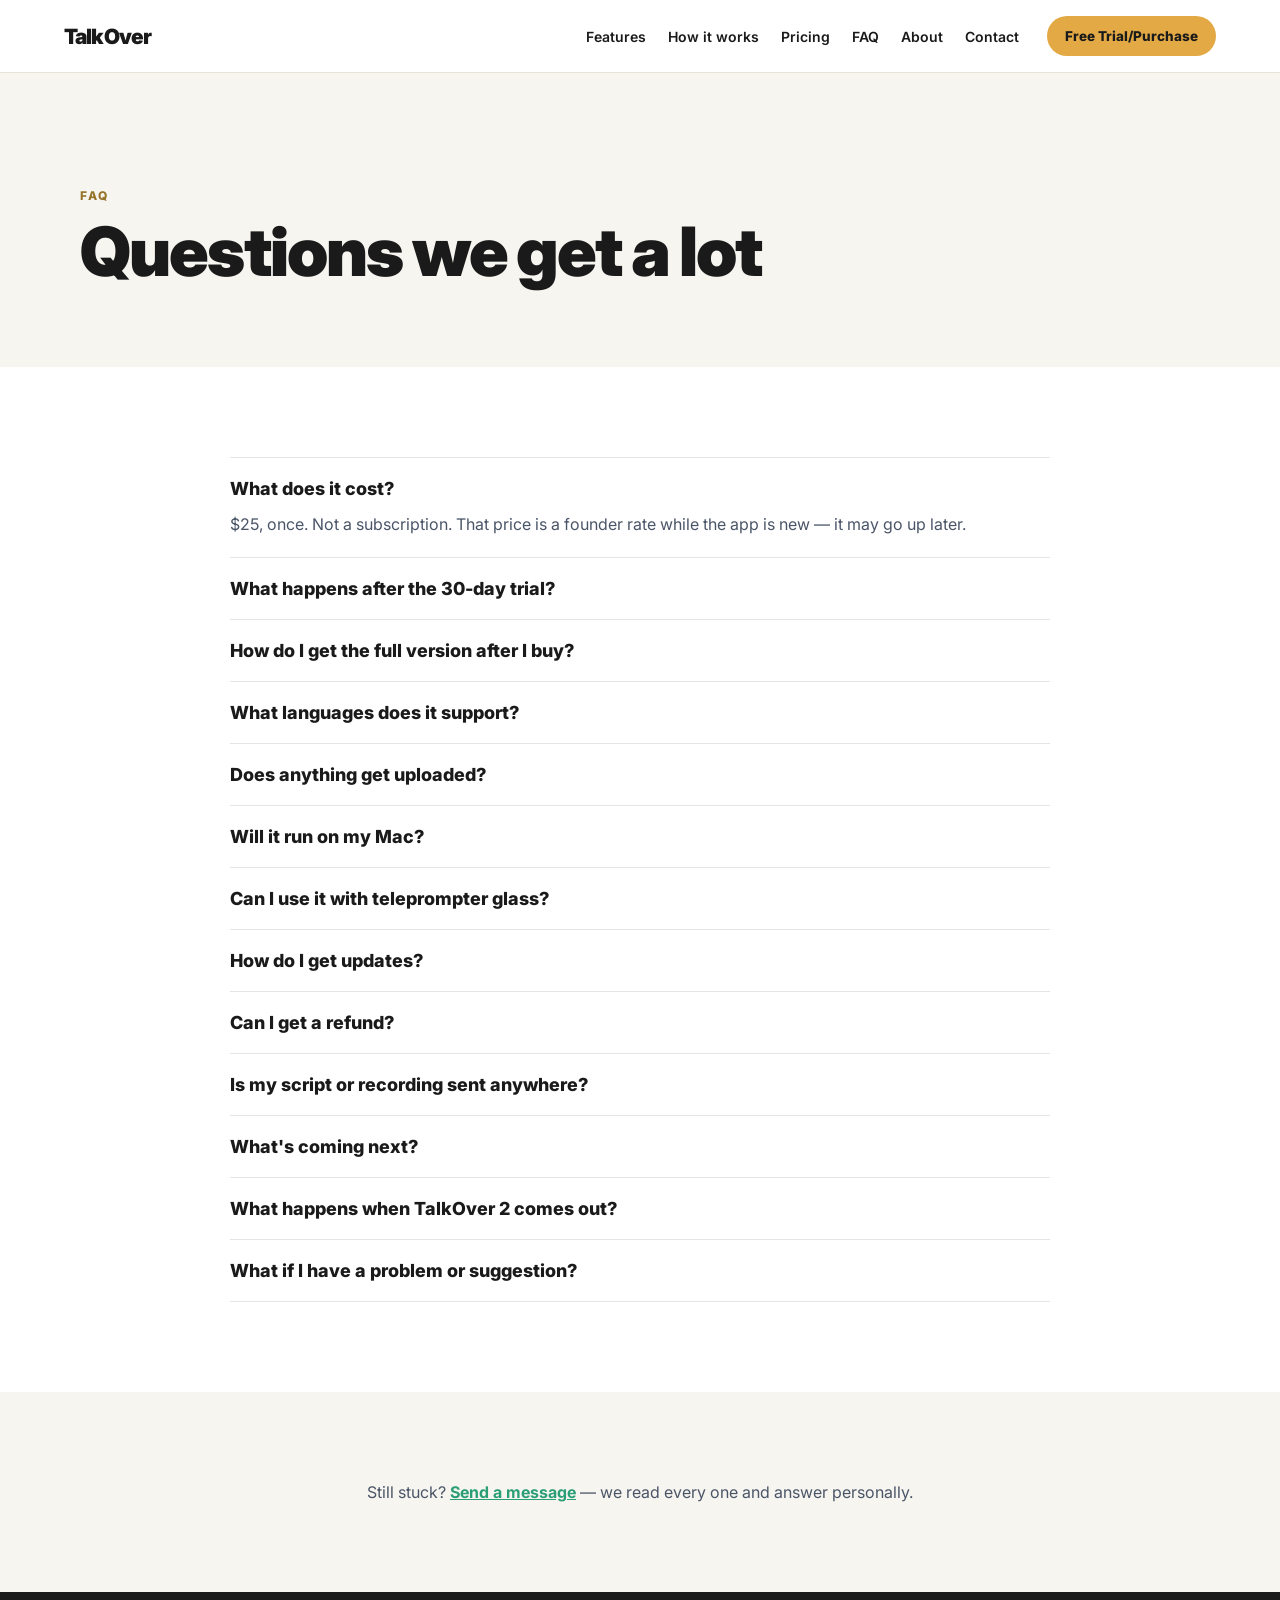
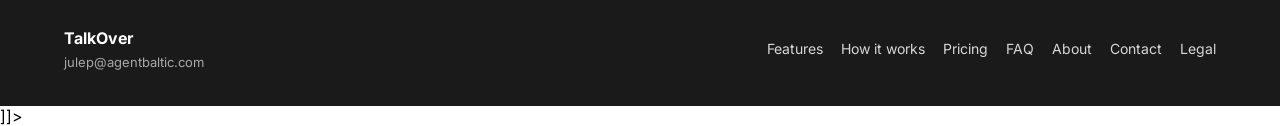
<file: faq.html>
<!doctype html>
<html lang="en">
<head>
<meta charset="utf-8">
<meta name="viewport" content="width=device-width, initial-scale=1">
<title>FAQ — TalkOver</title>
<link rel="preconnect" href="https://fonts.googleapis.com">
<link href="https://fonts.googleapis.com/css2?family=Inter:wght@400;500;600;700;800;900&amp;display=swap" rel="stylesheet">
<style>
  body { margin:0; font-family:Inter,Arial,sans-serif; -webkit-font-smoothing:antialiased; text-wrap:pretty; }
  a { color:#2a9e76; } a:hover { color:#1f7a5a; }
  details summary::-webkit-details-marker { display:none; }
</style>
</head>
<body>
<header style="position:sticky;top:0;z-index:20;background:rgba(255,255,255,.94);backdrop-filter:blur(8px);border-bottom:1px solid #e7e3d9;min-height:72px;padding:0 clamp(20px,5vw,64px);display:flex;align-items:center;justify-content:space-between;">
  <a href="/" style="font-weight:900;font-size:21px;letter-spacing:-.04em;color:#1a1a1a;text-decoration:none;">TalkOver</a>
  <nav style="display:flex;gap:22px;align-items:center;font-size:14px;font-weight:600;">
    <a href="/features" style="color:#1a1a1a;text-decoration:none;">Features</a>
    <a href="/how-it-works" style="color:#1a1a1a;text-decoration:none;">How it works</a>
    <a href="/pricing" style="color:#1a1a1a;text-decoration:none;">Pricing</a>
    <a href="/faq" style="color:#1a1a1a;text-decoration:none;">FAQ</a>
    <a href="/about" style="color:#1a1a1a;text-decoration:none;">About</a>
    <a href="/contact" style="color:#1a1a1a;text-decoration:none;">Contact</a>
    <a href="/pricing" style="margin-left:6px;display:inline-flex;align-items:center;height:40px;padding:0 18px;background:#e3a945;color:#1a1a1a;border-radius:100px;font-weight:800;text-decoration:none;font-size:13.5px;">Free Trial/Purchase</a>
  </nav>
</header>

<main>
  <section style="padding:clamp(64px,9vw,120px) clamp(20px,6vw,64px) clamp(40px,6vw,64px);background:#f7f5f0;">
    <div style="max-width:1120px;margin:auto;">
      <p style="color:#96742a;font-size:12px;font-weight:800;letter-spacing:.16em;text-transform:uppercase;margin:0;">FAQ</p>
      <h1 style="margin:14px 0 18px;font-size:clamp(38px,5.4vw,68px);font-weight:900;letter-spacing:-.03em;line-height:1;color:#1a1a1a;">Questions we get a lot</h1>
    </div>
  </section>

  <section style="padding:clamp(48px,7vw,90px) clamp(20px,6vw,64px);">
    <div style="max-width:820px;margin:auto;display:grid;gap:0;">

      <details open="" style="border-top:1px solid #e5e5e5;padding:20px 0;">
        <summary style="cursor:pointer;font-size:18px;font-weight:800;color:#1a1a1a;list-style:none;">What does it cost?</summary>
        <p style="margin:12px 0 0;color:#4a5568;line-height:1.65;">$25, once. Not a subscription. That price is a founder rate while the app is new — it may go up later.</p>
      </details>

      <details style="border-top:1px solid #e5e5e5;padding:20px 0;">
        <summary style="cursor:pointer;font-size:18px;font-weight:800;color:#1a1a1a;list-style:none;">What happens after the 30-day trial?</summary>
        <p style="margin:12px 0 0;color:#4a5568;line-height:1.65;">TalkOver stops prompting. That's all it does — nothing is deleted, nothing is locked, and every script stays exactly where it was. Install the full version and your library is waiting.</p>
      </details>

      <details style="border-top:1px solid #e5e5e5;padding:20px 0;">
        <summary style="cursor:pointer;font-size:18px;font-weight:800;color:#1a1a1a;list-style:none;">How do I get the full version after I buy?</summary>
        <p style="margin:12px 0 0;color:#4a5568;line-height:1.65;">You download the paid version and drag it over the trial. Your library is already there, because it lives in your own folder, not inside the app.</p>
      </details>

      <details style="border-top:1px solid #e5e5e5;padding:20px 0;">
        <summary style="cursor:pointer;font-size:18px;font-weight:800;color:#1a1a1a;list-style:none;">What languages does it support?</summary>
        <p style="margin:12px 0 0;color:#4a5568;line-height:1.65;">Voice-following understands English (US) today. Timed scrolling and manual control already work with a script in any language — they just don't listen for it. More languages for voice-following are on the list for upcoming Version 1.x updates.</p>
      </details>

      <details style="border-top:1px solid #e5e5e5;padding:20px 0;">
        <summary style="cursor:pointer;font-size:18px;font-weight:800;color:#1a1a1a;list-style:none;">Does anything get uploaded?</summary>
        <p style="margin:12px 0 0;color:#4a5568;line-height:1.65;">No. Speech recognition runs entirely on your Mac. It works with the Wi-Fi off, and there's no account for anything to go to.</p>
      </details>

      <details style="border-top:1px solid #e5e5e5;padding:20px 0;">
        <summary style="cursor:pointer;font-size:18px;font-weight:800;color:#1a1a1a;list-style:none;">Will it run on my Mac?</summary>
        <p style="margin:12px 0 0;color:#4a5568;line-height:1.65;">Because it uses Apple's chips to process the audio, it will only run on Apple Silicon macs. Those are Macs with processor names like M1, M2, etc. If you've bought your Mac in the last four years, the chances are you have a Mac that runs TalkOver. Want to be sure? Just go to the Apple menu and select About This Mac. The first line says "Chip" and will tell you what processor it uses.</p>
      </details>

      <details style="border-top:1px solid #e5e5e5;padding:20px 0;">
        <summary style="cursor:pointer;font-size:18px;font-weight:800;color:#1a1a1a;list-style:none;">Can I use it with teleprompter glass?</summary>
        <p style="margin:12px 0 0;color:#4a5568;line-height:1.65;">Yes! We've built in mirroring (both horizontal and vertical) so if you're using a teleprompter with a built-in screen or one that uses a monitor to display the image, this will work perfectly. If you're using an external monitor with TalkOver, just set it to mirror your main monitor.</p>
      </details>

      <details style="border-top:1px solid #e5e5e5;padding:20px 0;">
        <summary style="cursor:pointer;font-size:18px;font-weight:800;color:#1a1a1a;list-style:none;">How do I get updates?</summary>
        <p style="margin:12px 0 0;color:#4a5568;line-height:1.65;">You'll get an email when an update is released and a link to download it. Just drop it into the Applications folder and you're good to go. It will ask if you want to replace the existing TalkOver app, say yes, and you're ready. All scripts are kept locally separate from the app so you won't lose any data.</p>
      </details>

      <details style="border-top:1px solid #e5e5e5;padding:20px 0;">
        <summary style="cursor:pointer;font-size:18px;font-weight:800;color:#1a1a1a;list-style:none;">Can I get a refund?</summary>
        <p style="margin:12px 0 0;color:#4a5568;line-height:1.65;">We built the 30-day free trial so you could use TalkOver for free and be sure it's right for you, and priced the full version so it's easy to say yes to. Because of that, we don't offer refunds once you've bought it. But if you're really unhappy for some reason, email us (See Contact) and let's talk. We don't like it when people are upset.</p>
      </details>

      <details style="border-top:1px solid #e5e5e5;padding:20px 0;">
        <summary style="cursor:pointer;font-size:18px;font-weight:800;color:#1a1a1a;list-style:none;">Is my script or recording sent anywhere?</summary>
        <p style="margin:12px 0 0;color:#4a5568;line-height:1.65;">No. Scripts, recognition, and any recording you make stay in your own folder on your own Mac. Nothing phones home.</p>
      </details>

      <details style="border-top:1px solid #e5e5e5;padding:20px 0;">
        <summary style="cursor:pointer;font-size:18px;font-weight:800;color:#1a1a1a;list-style:none;">What's coming next?</summary>
        <p style="margin:12px 0 0;color:#4a5568;line-height:1.65;">We have a lot of plans for TalkOver. Some of the new features we're working on are using an iPhone as a remote and using an iPad as a screen for a teleprompter, both of which will be in an update to TalkOver V1. Want to help make our roadmap? Reach out via the Contact link.</p>
      </details>

      <details style="border-top:1px solid #e5e5e5;padding:20px 0;">
        <summary style="cursor:pointer;font-size:18px;font-weight:800;color:#1a1a1a;list-style:none;">What happens when TalkOver 2 comes out?</summary>
        <p style="margin:12px 0 0;color:#4a5568;line-height:1.65;">Anyone who bought TalkOver 1 will get a VIP discount on the new version, and your current version never stops working. We don't know what the discount will be, because we have no idea what the price will be yet — but we'll take care of our users.</p>
      </details>

      <details style="border-top:1px solid #e5e5e5;border-bottom:1px solid #e5e5e5;padding:20px 0;">
        <summary style="cursor:pointer;font-size:18px;font-weight:800;color:#1a1a1a;list-style:none;">What if I have a problem or suggestion?</summary>
        <p style="margin:12px 0 0;color:#4a5568;line-height:1.65;">If you have a problem, let us know through the form on the Contact page. If you have a request, please use the same form. We love requests — adding new features is great, so don't hold back. You might not get a reply on new feature suggestions, but we add all of them to our product roadmap.</p>
      </details>

    </div>
  </section>

  <section style="padding:clamp(50px,8vw,90px) clamp(20px,6vw,64px);background:#f7f5f0;text-align:center;">
    <p style="max-width:600px;margin:0 auto;color:#4a5568;font-size:16px;">Still stuck? <a href="/contact" style="font-weight:700;">Send a message</a> — we read every one and answer personally.</p>
  </section>
</main>

<footer style="padding:36px clamp(20px,6vw,64px);background:#1a1a1a;color:#fff;">
  <div style="max-width:1240px;margin:auto;display:flex;flex-wrap:wrap;justify-content:space-between;gap:20px;align-items:center;">
    <div><strong style="font-size:16px;">TalkOver</strong><div style="margin-top:6px;color:#a8a8a8;font-size:13px;"><a href="mailto:julep@agentbaltic.com" style="color:#a8a8a8;text-decoration:none;">julep@agentbaltic.com</a></div></div>
    <div style="display:flex;flex-wrap:wrap;gap:18px;color:#d7d7d7;font-size:14px;">
      <a href="/features" style="color:#d7d7d7;text-decoration:none;">Features</a>
      <a href="/how-it-works" style="color:#d7d7d7;text-decoration:none;">How it works</a>
      <a href="/pricing" style="color:#d7d7d7;text-decoration:none;">Pricing</a>
      <a href="/faq" style="color:#d7d7d7;text-decoration:none;">FAQ</a>
      <a href="/about" style="color:#d7d7d7;text-decoration:none;">About</a>
      <a href="/contact" style="color:#d7d7d7;text-decoration:none;">Contact</a>
      <a href="/legal" style="color:#d7d7d7;text-decoration:none;">Legal</a>
    </div>
  </div>
</footer>
]]&gt;

</body>
</html>
</body>
</html>
</file>
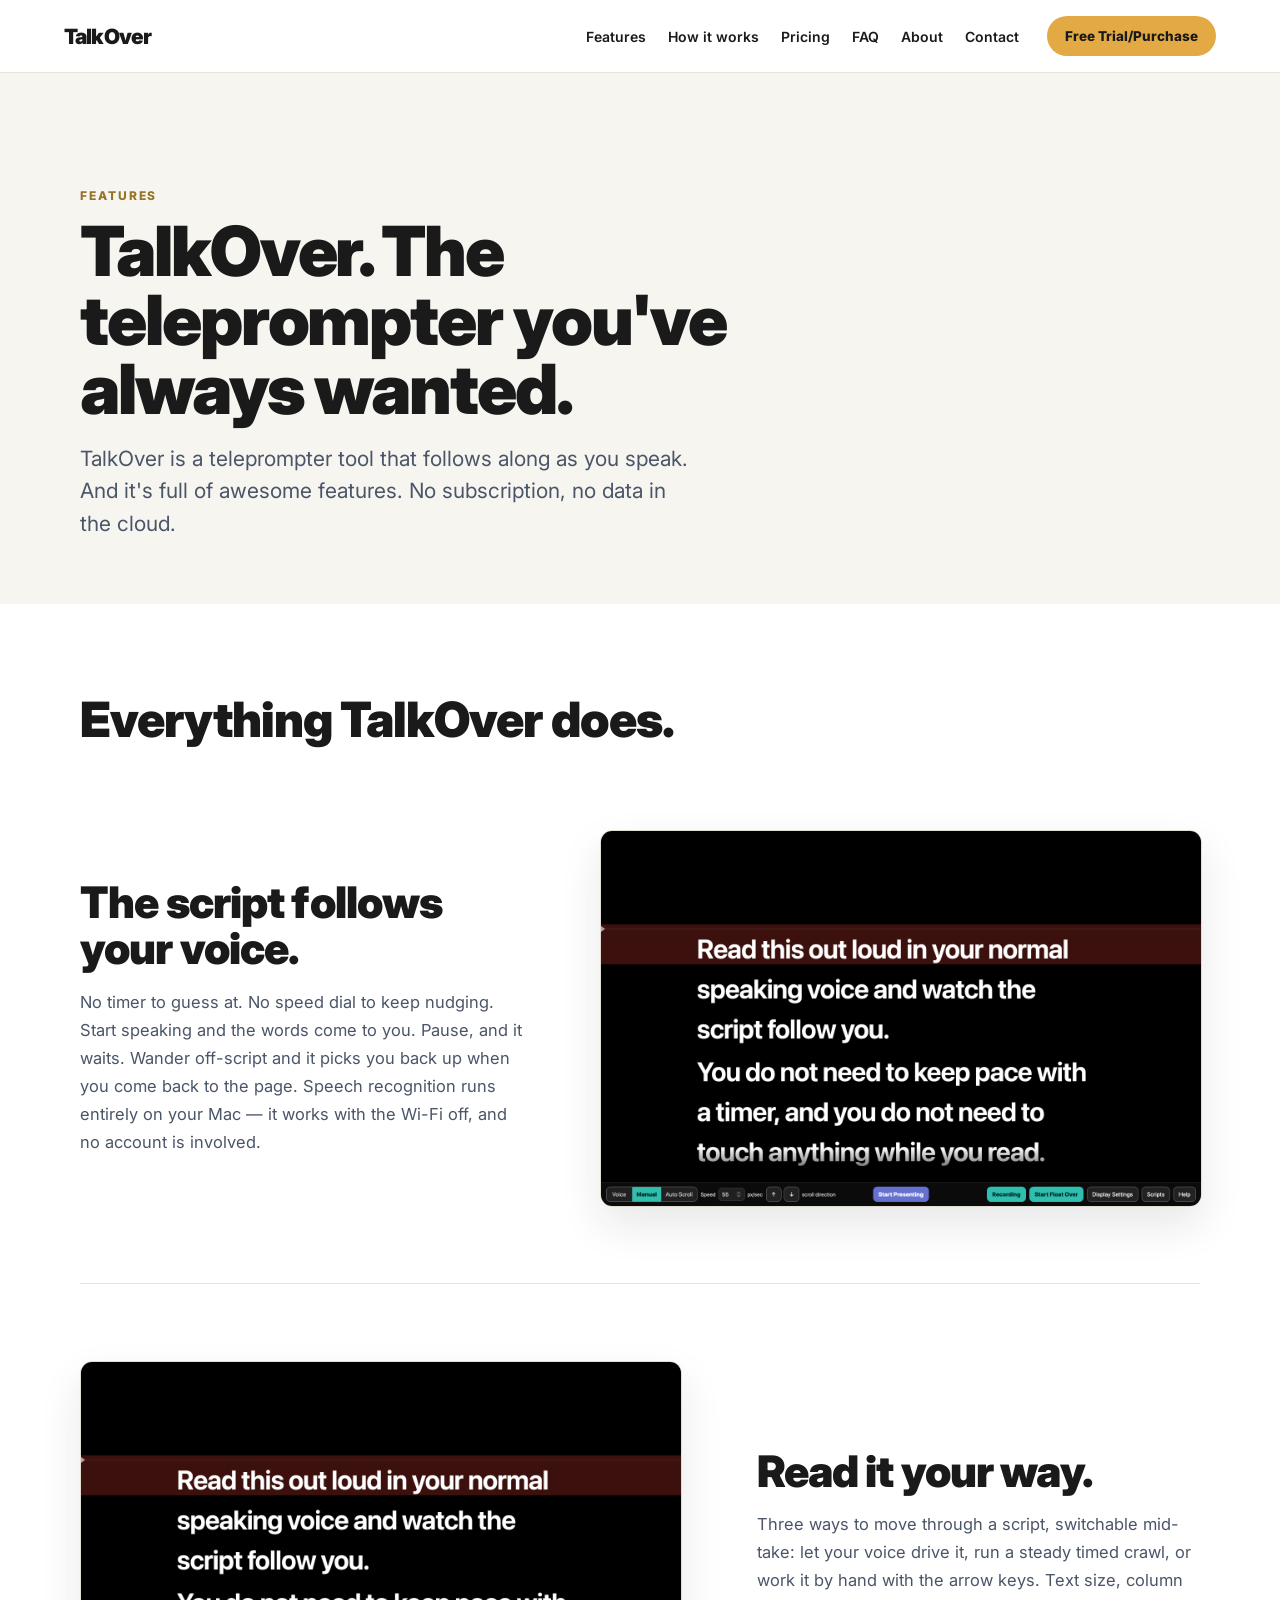
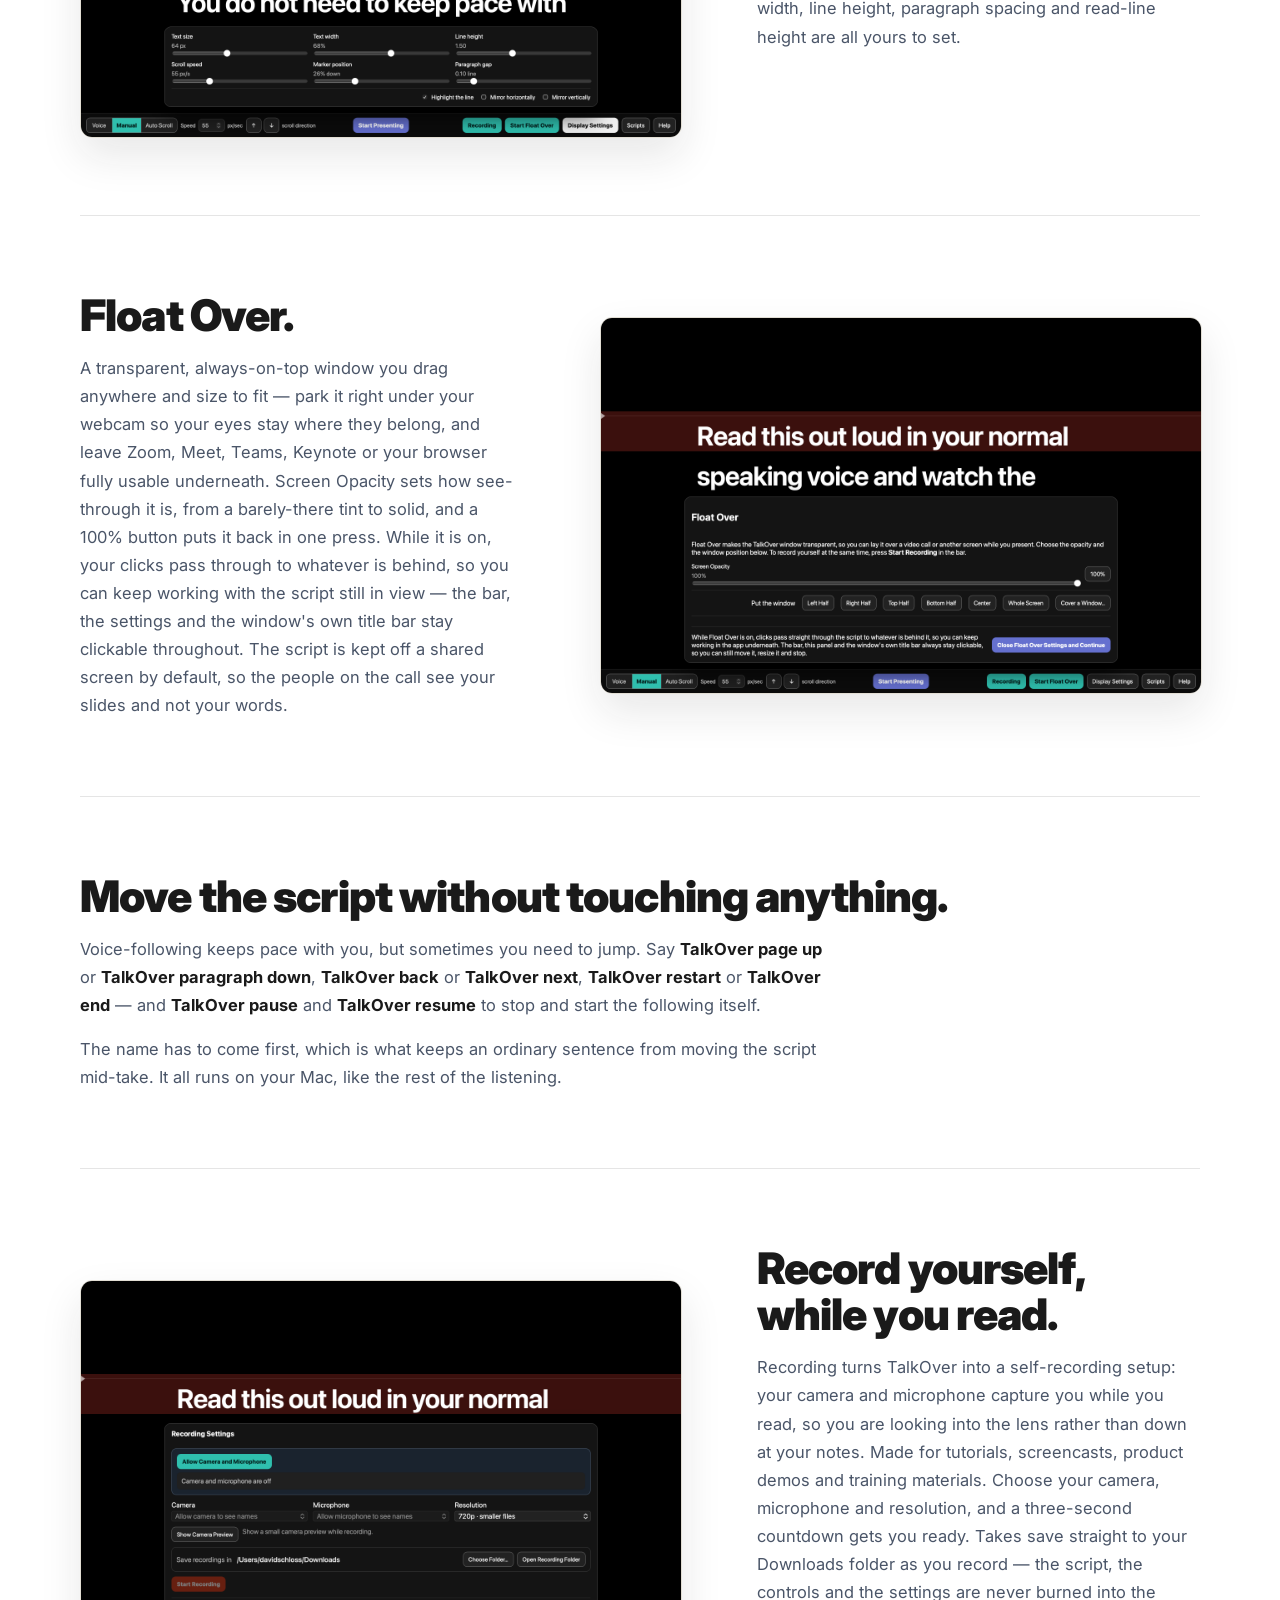
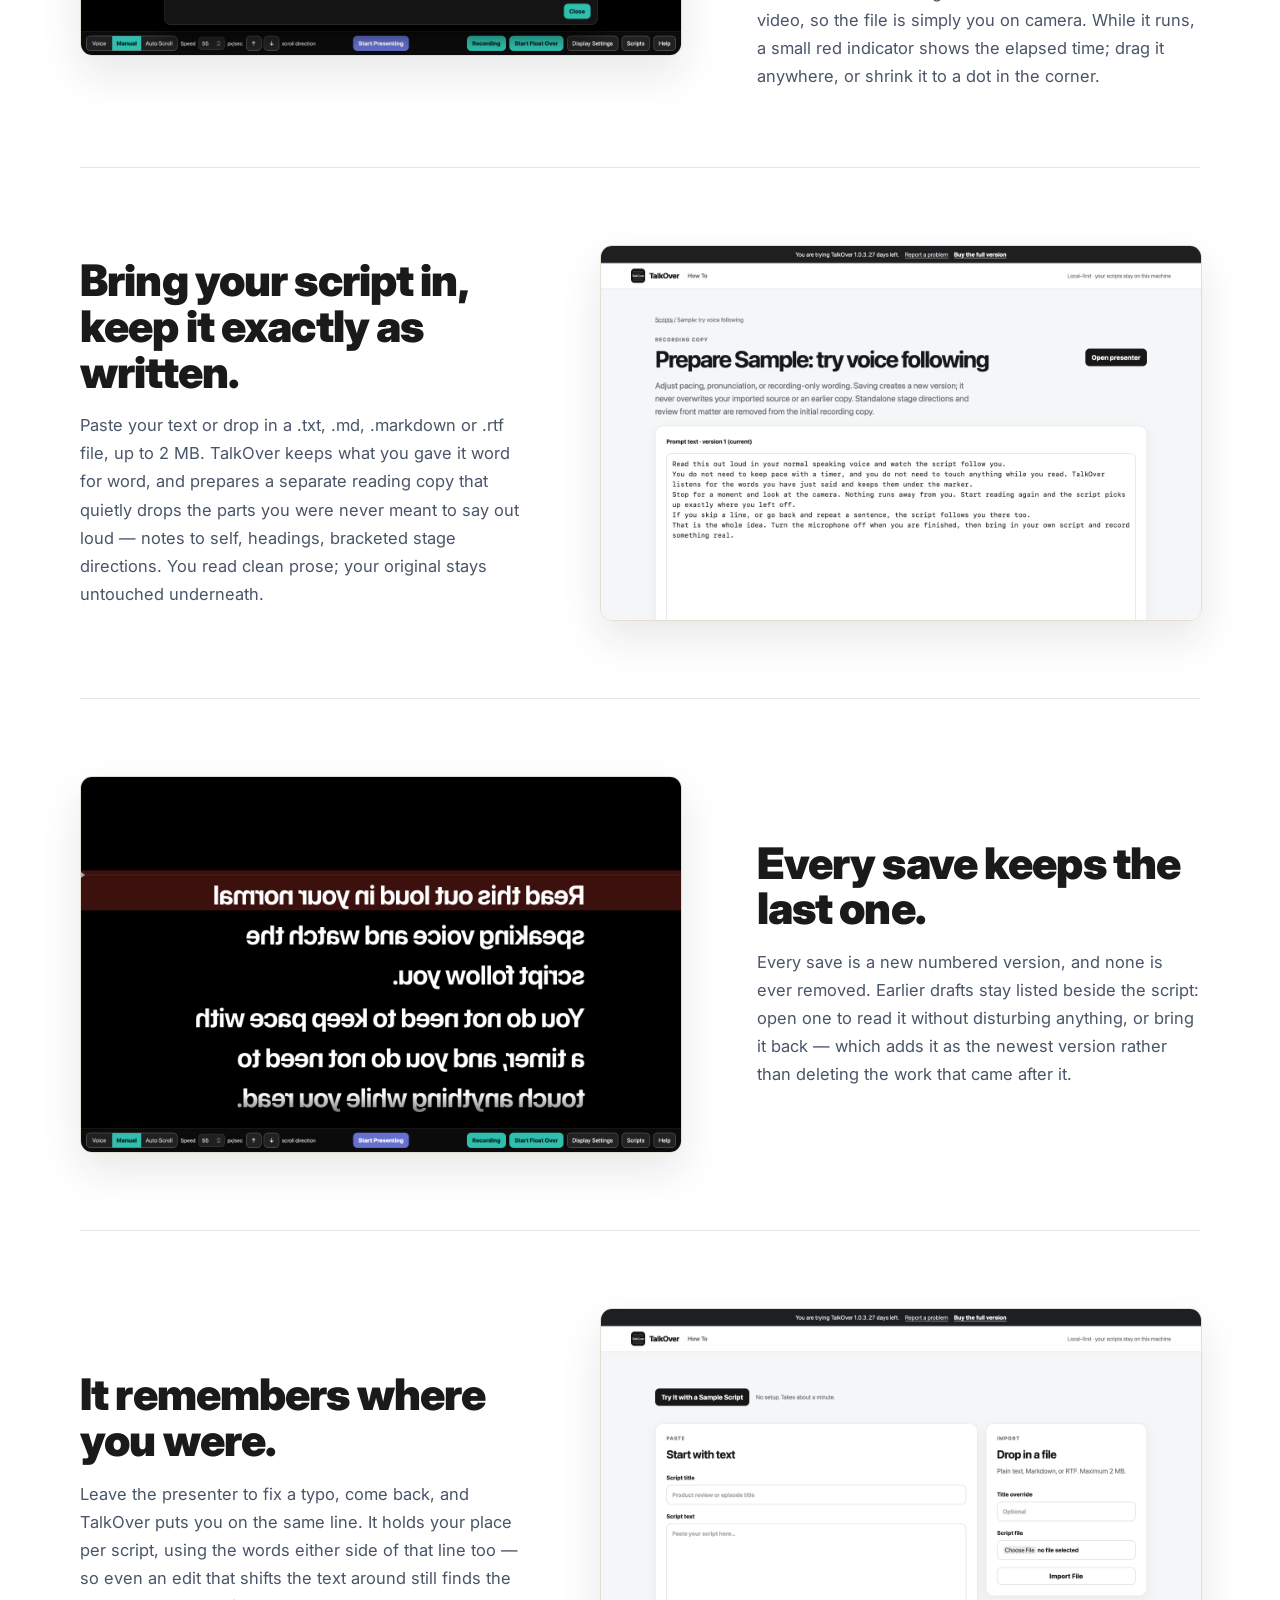
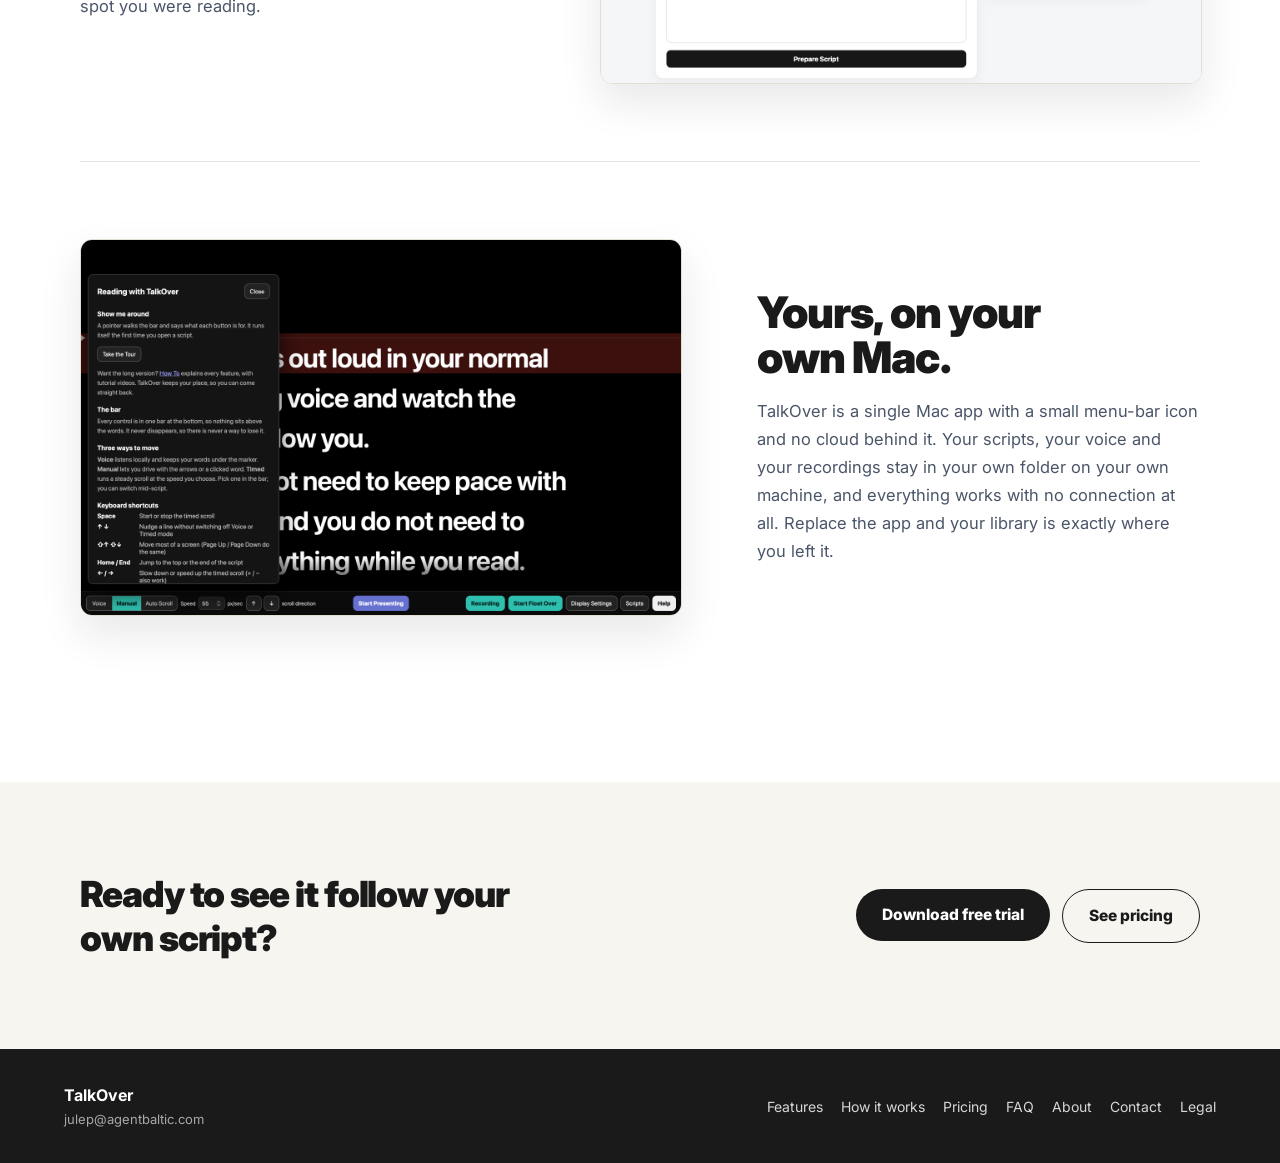
<file: features.html>
<!doctype html>
<html lang="en">
<head>
<meta charset="utf-8">
<meta name="viewport" content="width=device-width, initial-scale=1">
<title>Features — TalkOver</title>
<link rel="preconnect" href="https://fonts.googleapis.com">
<link href="https://fonts.googleapis.com/css2?family=Inter:wght@400;500;600;700;800;900&display=swap" rel="stylesheet">
<style>
  body { margin:0; font-family:Inter,Arial,sans-serif; -webkit-font-smoothing:antialiased; text-wrap:pretty; }
  a { color:#2a9e76; }
  a:hover { color:#1f7a5a; }
</style>
</head>
<body>
<header style="position:sticky;top:0;z-index:20;background:rgba(255,255,255,.94);backdrop-filter:blur(8px);border-bottom:1px solid #e7e3d9;min-height:72px;padding:0 clamp(20px,5vw,64px);display:flex;align-items:center;justify-content:space-between;">
  <a href="/" style="font-weight:900;font-size:21px;letter-spacing:-.04em;color:#1a1a1a;text-decoration:none;">TalkOver</a>
  <nav style="display:flex;gap:22px;align-items:center;font-size:14px;font-weight:600;">
    <a href="/features" style="color:#1a1a1a;text-decoration:none;">Features</a>
    <a href="/how-it-works" style="color:#1a1a1a;text-decoration:none;">How it works</a>
    <a href="/pricing" style="color:#1a1a1a;text-decoration:none;">Pricing</a>
    <a href="/faq" style="color:#1a1a1a;text-decoration:none;">FAQ</a>
    <a href="/about" style="color:#1a1a1a;text-decoration:none;">About</a>
    <a href="/contact" style="color:#1a1a1a;text-decoration:none;">Contact</a>
    <a href="/pricing" style="margin-left:6px;display:inline-flex;align-items:center;height:40px;padding:0 18px;background:#e3a945;color:#1a1a1a;border-radius:100px;font-weight:800;text-decoration:none;font-size:13.5px;">Free Trial/Purchase</a>
  </nav>
</header>

<main>
  <section style="padding:clamp(64px,9vw,120px) clamp(20px,6vw,64px) clamp(40px,6vw,64px);background:#f7f5f0;">
    <div style="max-width:1120px;margin:auto;">
      <p style="color:#96742a;font-size:12px;font-weight:800;letter-spacing:.16em;text-transform:uppercase;margin:0;">Features</p>
      <h1 style="max-width:820px;margin:14px 0 18px;font-size:clamp(38px,5.4vw,72px);font-weight:900;letter-spacing:-.03em;line-height:1;color:#1a1a1a;">TalkOver. The teleprompter you've always wanted.</h1>
      <p style="max-width:640px;color:#4a5568;font-size:clamp(17px,1.8vw,21px);line-height:1.55;margin:0;">TalkOver is a teleprompter tool that follows along as you speak. And it's full of awesome features. No subscription, no data in the cloud.</p>
    </div>
  </section>

  <section style="padding:clamp(48px,7vw,100px) clamp(20px,6vw,64px);">
    <div style="max-width:1120px;margin:auto;display:grid;gap:0;">

      <h1 style="margin:0 0 8px;font-size:clamp(30px,3.8vw,50px);font-weight:900;letter-spacing:-.02em;line-height:1.05;color:#1a1a1a;">Everything TalkOver does.</h1>

      <article style="display:grid;grid-template-columns:minmax(0,.85fr) minmax(320px,1.15fr);gap:clamp(30px,6vw,90px);align-items:center;padding:clamp(40px,6vw,80px) 0;">
        <div>
          <h2 style="margin:0 0 16px;font-size:clamp(28px,3.4vw,46px);font-weight:900;letter-spacing:-.02em;line-height:1.05;color:#1a1a1a;">The script follows your voice.</h2>
          <p style="margin:0;color:#4a5568;font-size:16.5px;line-height:1.7;">No timer to guess at. No speed dial to keep nudging. Start speaking and the words come to you. Pause, and it waits. Wander off-script and it picks you back up when you come back to the page. Speech recognition runs entirely on your Mac — it works with the Wi-Fi off, and no account is involved.</p>
        </div>
        <img src="assets/screenshots/03-presenter.png" alt="TalkOver following a speaker's voice" style="width:100%;border:1px solid #e2ded4;border-radius:12px;box-shadow:0 18px 42px rgba(26,26,26,.1);display:block;">
      </article>

      <article style="display:grid;grid-template-columns:minmax(320px,1.15fr) minmax(0,.85fr);gap:clamp(30px,6vw,90px);align-items:center;padding:clamp(40px,6vw,80px) 0;border-top:1px solid #e5e5e5;">
        <img src="assets/screenshots/04-display-settings.png" alt="TalkOver display settings" style="width:100%;border:1px solid #e2ded4;border-radius:12px;box-shadow:0 18px 42px rgba(26,26,26,.1);display:block;">
        <div>
          <h2 style="margin:0 0 16px;font-size:clamp(28px,3.4vw,46px);font-weight:900;letter-spacing:-.02em;line-height:1.05;color:#1a1a1a;">Read it your way.</h2>
          <p style="margin:0;color:#4a5568;font-size:16.5px;line-height:1.7;">Three ways to move through a script, switchable mid-take: let your voice drive it, run a steady timed crawl, or work it by hand with the arrow keys. Text size, column width, line height, paragraph spacing and read-line height are all yours to set.</p>
        </div>
      </article>

      <article style="display:grid;grid-template-columns:minmax(0,.85fr) minmax(320px,1.15fr);gap:clamp(30px,6vw,90px);align-items:center;padding:clamp(40px,6vw,80px) 0;border-top:1px solid #e5e5e5;">
        <div>
          <h2 style="margin:0 0 16px;font-size:clamp(28px,3.4vw,46px);font-weight:900;letter-spacing:-.02em;line-height:1.05;color:#1a1a1a;">Float Over.</h2>
          <p style="margin:0;color:#4a5568;font-size:16.5px;line-height:1.7;">A transparent, always-on-top window you drag anywhere and size to fit — park it right under your webcam so your eyes stay where they belong, and leave Zoom, Meet, Teams, Keynote or your browser fully usable underneath. Screen Opacity sets how see-through it is, from a barely-there tint to solid, and a 100% button puts it back in one press. While it is on, your clicks pass through to whatever is behind, so you can keep working with the script still in view — the bar, the settings and the window's own title bar stay clickable throughout. The script is kept off a shared screen by default, so the people on the call see your slides and not your words.</p>
        </div>
        <img src="assets/screenshots/07-float-over.png" alt="TalkOver's Float Over settings" style="width:100%;border:1px solid #e2ded4;border-radius:12px;box-shadow:0 18px 42px rgba(26,26,26,.1);display:block;">
      </article>

      <article style="padding:clamp(40px,6vw,80px) 0;border-top:1px solid #e5e5e5;">
        <h2 style="margin:0 0 16px;font-size:clamp(28px,3.4vw,46px);font-weight:900;letter-spacing:-.02em;line-height:1.05;color:#1a1a1a;">Move the script without touching anything.</h2>
        <p style="margin:0 0 16px;max-width:760px;color:#4a5568;font-size:16.5px;line-height:1.7;">Voice-following keeps pace with you, but sometimes you need to jump. Say <strong style="color:#1a1a1a;">TalkOver page up</strong> or <strong style="color:#1a1a1a;">TalkOver paragraph down</strong>, <strong style="color:#1a1a1a;">TalkOver back</strong> or <strong style="color:#1a1a1a;">TalkOver next</strong>, <strong style="color:#1a1a1a;">TalkOver restart</strong> or <strong style="color:#1a1a1a;">TalkOver end</strong> — and <strong style="color:#1a1a1a;">TalkOver pause</strong> and <strong style="color:#1a1a1a;">TalkOver resume</strong> to stop and start the following itself.</p>
        <p style="margin:0;max-width:760px;color:#4a5568;font-size:16.5px;line-height:1.7;">The name has to come first, which is what keeps an ordinary sentence from moving the script mid-take. It all runs on your Mac, like the rest of the listening.</p>
      </article>

      <article style="display:grid;grid-template-columns:minmax(320px,1.15fr) minmax(0,.85fr);gap:clamp(30px,6vw,90px);align-items:center;padding:clamp(40px,6vw,80px) 0;border-top:1px solid #e5e5e5;">
        <img src="assets/screenshots/08-recording-settings.png" alt="TalkOver Recording Settings" style="width:100%;border:1px solid #e2ded4;border-radius:12px;box-shadow:0 18px 42px rgba(26,26,26,.1);display:block;">
        <div>
          <h2 style="margin:0 0 16px;font-size:clamp(28px,3.4vw,46px);font-weight:900;letter-spacing:-.02em;line-height:1.05;color:#1a1a1a;">Record yourself, while you read.</h2>
          <p style="margin:0;color:#4a5568;font-size:16.5px;line-height:1.7;">Recording turns TalkOver into a self-recording setup: your camera and microphone capture you while you read, so you are looking into the lens rather than down at your notes. Made for tutorials, screencasts, product demos and training materials. Choose your camera, microphone and resolution, and a three-second countdown gets you ready. Takes save straight to your Downloads folder as you record — the script, the controls and the settings are never burned into the video, so the file is simply you on camera. While it runs, a small red indicator shows the elapsed time; drag it anywhere, or shrink it to a dot in the corner.</p>
        </div>
      </article>

      <article style="display:grid;grid-template-columns:minmax(0,.85fr) minmax(320px,1.15fr);gap:clamp(30px,6vw,90px);align-items:center;padding:clamp(40px,6vw,80px) 0;border-top:1px solid #e5e5e5;">
        <div>
          <h2 style="margin:0 0 16px;font-size:clamp(28px,3.4vw,46px);font-weight:900;letter-spacing:-.02em;line-height:1.05;color:#1a1a1a;">Bring your script in, keep it exactly as written.</h2>
          <p style="margin:0;color:#4a5568;font-size:16.5px;line-height:1.7;">Paste your text or drop in a .txt, .md, .markdown or .rtf file, up to 2 MB. TalkOver keeps what you gave it word for word, and prepares a separate reading copy that quietly drops the parts you were never meant to say out loud — notes to self, headings, bracketed stage directions. You read clean prose; your original stays untouched underneath.</p>
        </div>
        <img src="assets/screenshots/02-editor.png" alt="TalkOver script editor" style="width:100%;border:1px solid #e2ded4;border-radius:12px;box-shadow:0 18px 42px rgba(26,26,26,.1);display:block;">
      </article>

      <article style="display:grid;grid-template-columns:minmax(320px,1.15fr) minmax(0,.85fr);gap:clamp(30px,6vw,90px);align-items:center;padding:clamp(40px,6vw,80px) 0;border-top:1px solid #e5e5e5;">
        <img src="assets/screenshots/05-mirrored-for-teleprompter.png" alt="TalkOver mirrored for teleprompter glass" style="width:100%;border:1px solid #e2ded4;border-radius:12px;box-shadow:0 18px 42px rgba(26,26,26,.1);display:block;">
        <div>
          <h2 style="margin:0 0 16px;font-size:clamp(28px,3.4vw,46px);font-weight:900;letter-spacing:-.02em;line-height:1.05;color:#1a1a1a;">Every save keeps the last one.</h2>
          <p style="margin:0;color:#4a5568;font-size:16.5px;line-height:1.7;">Every save is a new numbered version, and none is ever removed. Earlier drafts stay listed beside the script: open one to read it without disturbing anything, or bring it back — which adds it as the newest version rather than deleting the work that came after it.</p>
        </div>
      </article>

      <article style="display:grid;grid-template-columns:minmax(0,.85fr) minmax(320px,1.15fr);gap:clamp(30px,6vw,90px);align-items:center;padding:clamp(40px,6vw,80px) 0;border-top:1px solid #e5e5e5;">
        <div>
          <h2 style="margin:0 0 16px;font-size:clamp(28px,3.4vw,46px);font-weight:900;letter-spacing:-.02em;line-height:1.05;color:#1a1a1a;">It remembers where you were.</h2>
          <p style="margin:0;color:#4a5568;font-size:16.5px;line-height:1.7;">Leave the presenter to fix a typo, come back, and TalkOver puts you on the same line. It holds your place per script, using the words either side of that line too — so even an edit that shifts the text around still finds the spot you were reading.</p>
        </div>
        <img src="assets/screenshots/01-script-library.png" alt="TalkOver script library" style="width:100%;border:1px solid #e2ded4;border-radius:12px;box-shadow:0 18px 42px rgba(26,26,26,.1);display:block;">
      </article>

      <article style="display:grid;grid-template-columns:minmax(320px,1.15fr) minmax(0,.85fr);gap:clamp(30px,6vw,90px);align-items:center;padding:clamp(40px,6vw,80px) 0;border-top:1px solid #e5e5e5;">
        <img src="assets/screenshots/06-help-and-shortcuts.png" alt="TalkOver keyboard shortcuts" style="width:100%;border:1px solid #e2ded4;border-radius:12px;box-shadow:0 18px 42px rgba(26,26,26,.1);display:block;">
        <div>
          <h2 style="margin:0 0 16px;font-size:clamp(28px,3.4vw,46px);font-weight:900;letter-spacing:-.02em;line-height:1.05;color:#1a1a1a;">Yours, on your own Mac.</h2>
          <p style="margin:0;color:#4a5568;font-size:16.5px;line-height:1.7;">TalkOver is a single Mac app with a small menu-bar icon and no cloud behind it. Your scripts, your voice and your recordings stay in your own folder on your own machine, and everything works with no connection at all. Replace the app and your library is exactly where you left it.</p>
        </div>
      </article>

    </div>
  </section>

  <section style="padding:clamp(50px,7vw,90px) clamp(20px,6vw,64px);background:#f7f5f0;">
    <div style="max-width:1120px;margin:auto;display:flex;flex-wrap:wrap;align-items:center;justify-content:space-between;gap:24px;">
      <h2 style="margin:0;font-size:clamp(24px,3vw,36px);font-weight:900;letter-spacing:-.03em;color:#1a1a1a;max-width:560px;">Ready to see it follow your own script?</h2>
      <div style="display:flex;gap:12px;flex-wrap:wrap;">
        <a href="https://resources.agentbaltic.com/b/UlS6B" style="display:inline-flex;align-items:center;height:52px;padding:0 26px;background:#1a1a1a;color:#fff;border-radius:100px;font-weight:800;font-size:15.5px;text-decoration:none;">Download free trial</a>
        <a href="/pricing" style="display:inline-flex;align-items:center;height:52px;padding:0 26px;background:transparent;border:1.5px solid #1a1a1a;color:#1a1a1a;border-radius:100px;font-weight:800;font-size:15.5px;text-decoration:none;">See pricing</a>
      </div>
    </div>
  </section>
</main>

<footer style="padding:36px clamp(20px,6vw,64px);background:#1a1a1a;color:#fff;">
  <div style="max-width:1240px;margin:auto;display:flex;flex-wrap:wrap;justify-content:space-between;gap:20px;align-items:center;">
    <div>
      <strong style="font-size:16px;">TalkOver</strong>
      <div style="margin-top:6px;color:#a8a8a8;font-size:13px;"><a href="mailto:julep@agentbaltic.com" style="color:#a8a8a8;text-decoration:none;">julep@agentbaltic.com</a></div>
    </div>
    <div style="display:flex;flex-wrap:wrap;gap:18px;color:#d7d7d7;font-size:14px;">
      <a href="/features" style="color:#d7d7d7;text-decoration:none;">Features</a>
      <a href="/how-it-works" style="color:#d7d7d7;text-decoration:none;">How it works</a>
      <a href="/pricing" style="color:#d7d7d7;text-decoration:none;">Pricing</a>
      <a href="/faq" style="color:#d7d7d7;text-decoration:none;">FAQ</a>
      <a href="/about" style="color:#d7d7d7;text-decoration:none;">About</a>
      <a href="/contact" style="color:#d7d7d7;text-decoration:none;">Contact</a>
      <a href="/legal" style="color:#d7d7d7;text-decoration:none;">Legal</a>
    </div>
  </div>
</footer>
</body>
</html>
</file>
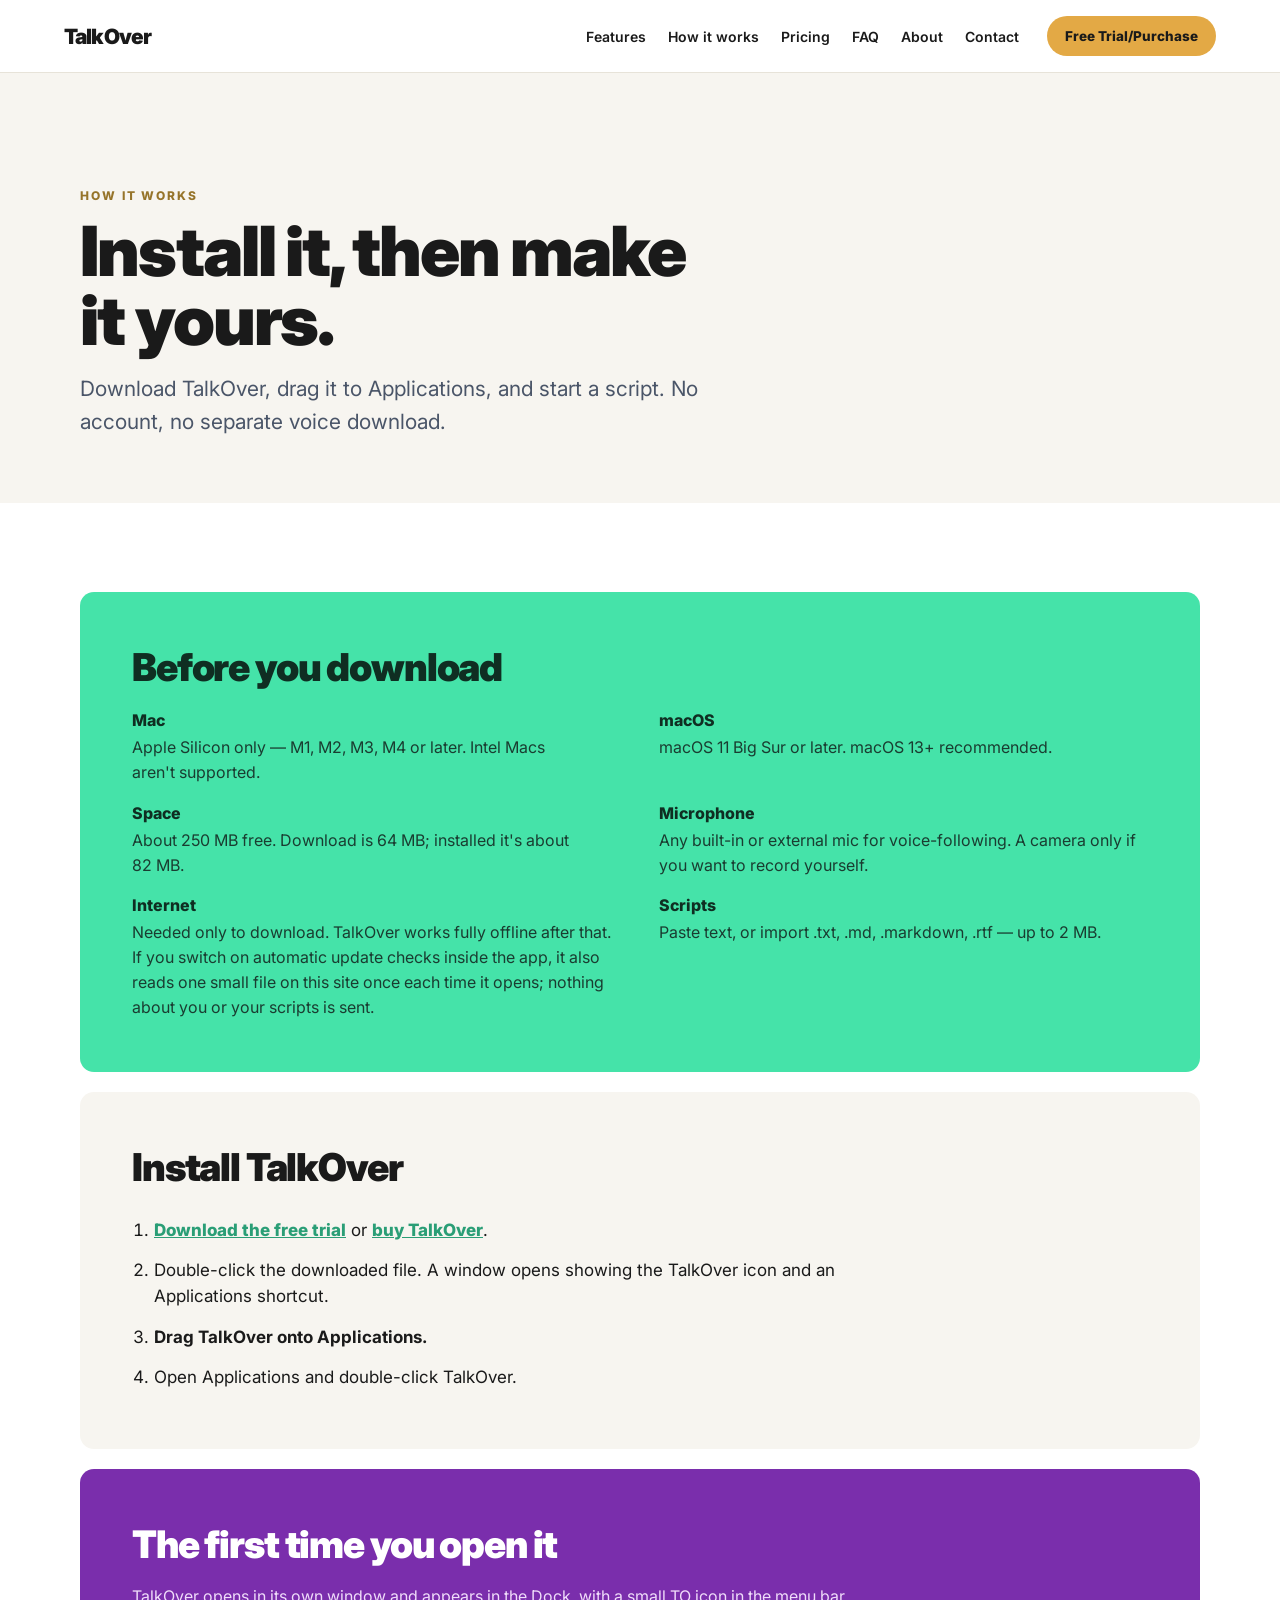
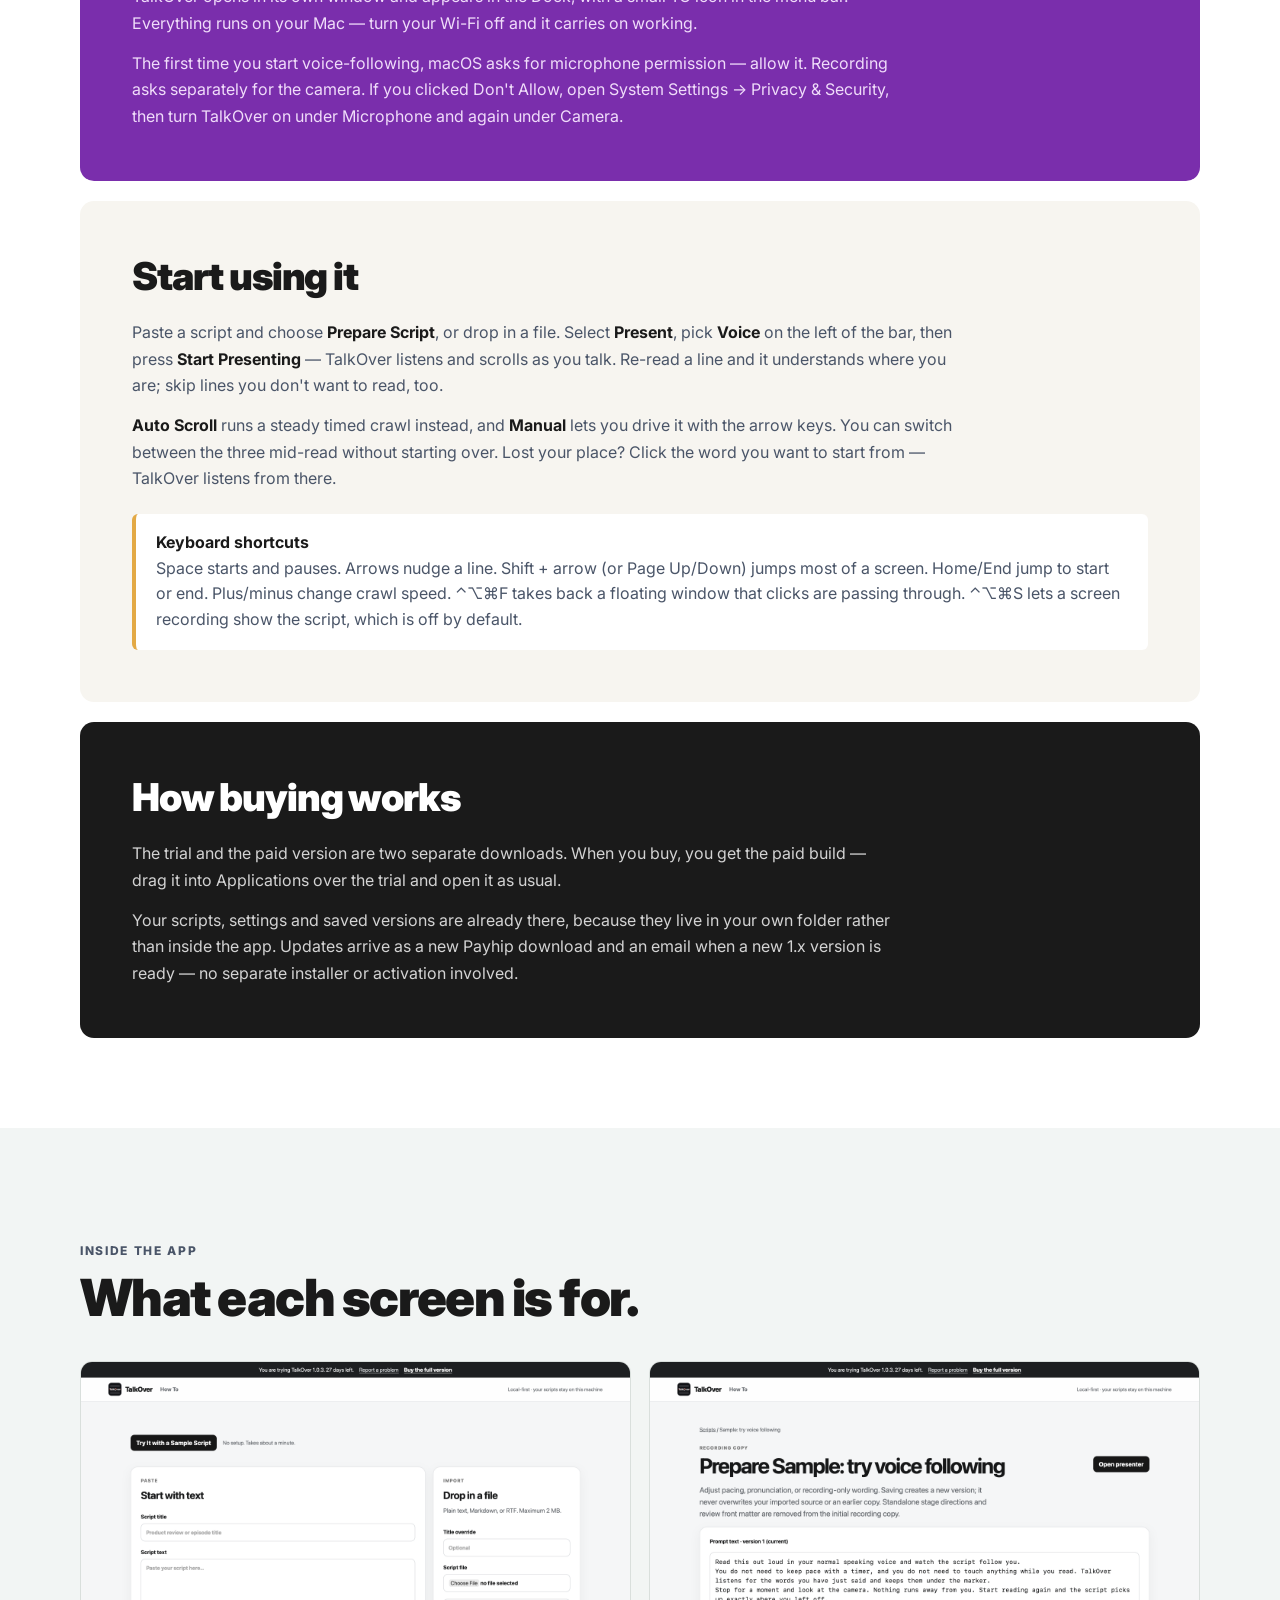
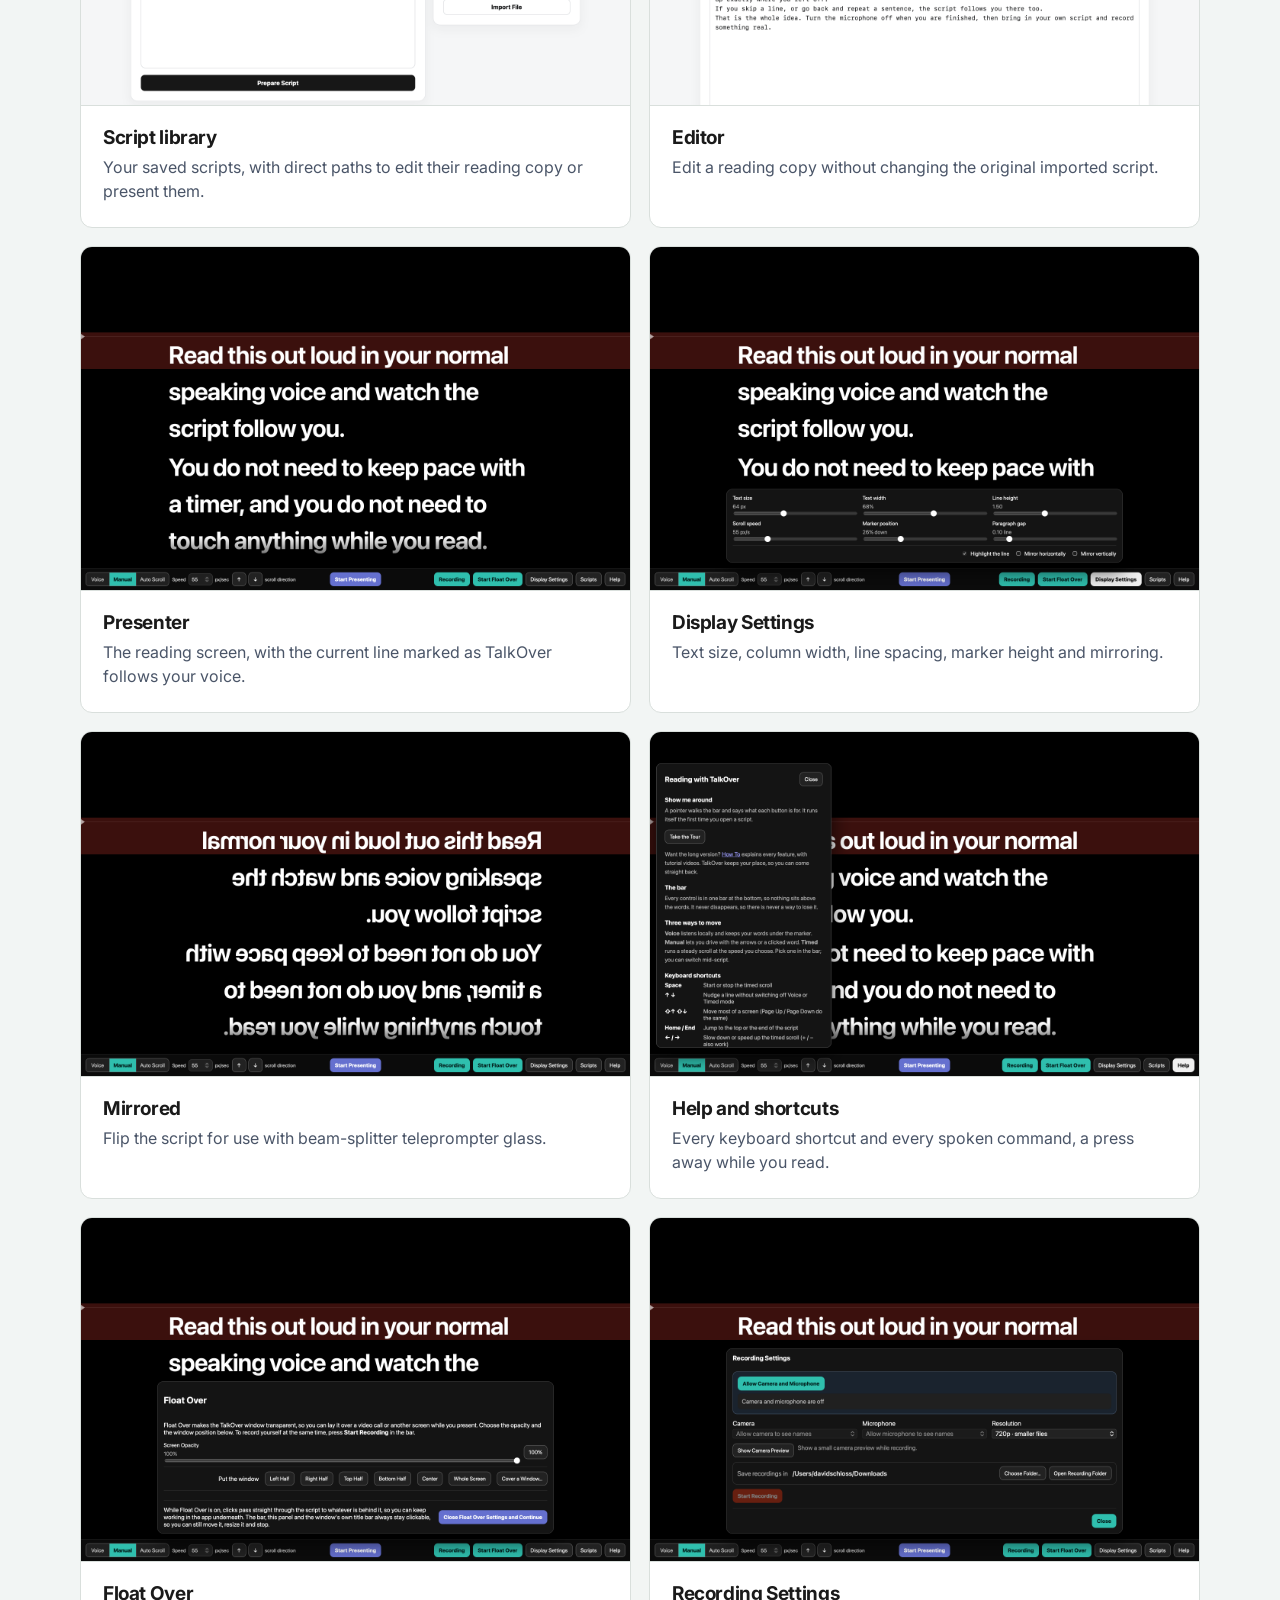
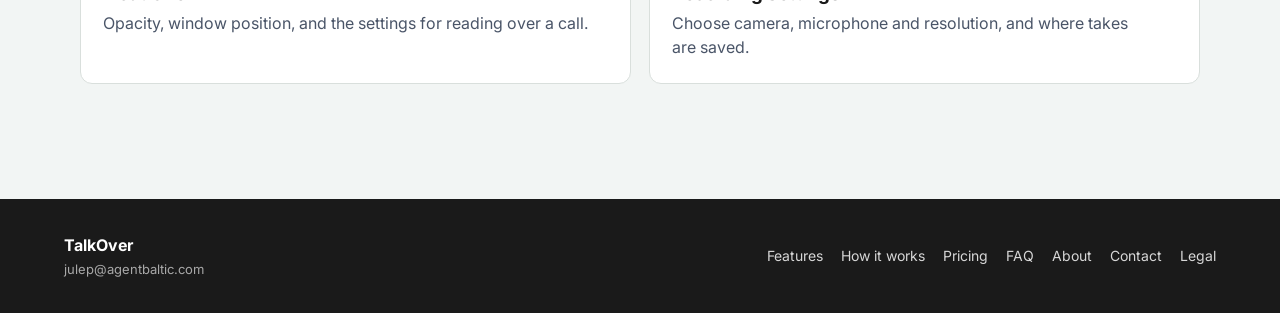
<file: how-it-works.html>
<!doctype html>
<html lang="en">
<head>
<meta charset="utf-8">
<meta name="viewport" content="width=device-width, initial-scale=1">
<title>How it works — TalkOver</title>
<link rel="preconnect" href="https://fonts.googleapis.com">
<link href="https://fonts.googleapis.com/css2?family=Inter:wght@400;500;600;700;800;900&display=swap" rel="stylesheet">
<style>
  body { margin:0; font-family:Inter,Arial,sans-serif; -webkit-font-smoothing:antialiased; text-wrap:pretty; }
  a { color:#2a9e76; } a:hover { color:#1f7a5a; }
</style>
</head>
<body>
<header style="position:sticky;top:0;z-index:20;background:rgba(255,255,255,.94);backdrop-filter:blur(8px);border-bottom:1px solid #e7e3d9;min-height:72px;padding:0 clamp(20px,5vw,64px);display:flex;align-items:center;justify-content:space-between;">
  <a href="/" style="font-weight:900;font-size:21px;letter-spacing:-.04em;color:#1a1a1a;text-decoration:none;">TalkOver</a>
  <nav style="display:flex;gap:22px;align-items:center;font-size:14px;font-weight:600;">
    <a href="/features" style="color:#1a1a1a;text-decoration:none;">Features</a>
    <a href="/how-it-works" style="color:#1a1a1a;text-decoration:none;">How it works</a>
    <a href="/pricing" style="color:#1a1a1a;text-decoration:none;">Pricing</a>
    <a href="/faq" style="color:#1a1a1a;text-decoration:none;">FAQ</a>
    <a href="/about" style="color:#1a1a1a;text-decoration:none;">About</a>
    <a href="/contact" style="color:#1a1a1a;text-decoration:none;">Contact</a>
    <a href="/pricing" style="margin-left:6px;display:inline-flex;align-items:center;height:40px;padding:0 18px;background:#e3a945;color:#1a1a1a;border-radius:100px;font-weight:800;text-decoration:none;font-size:13.5px;">Free Trial/Purchase</a>
  </nav>
</header>

<main>
  <section style="padding:clamp(64px,9vw,120px) clamp(20px,6vw,64px) clamp(40px,6vw,64px);background:#f7f5f0;">
    <div style="max-width:1120px;margin:auto;">
      <p style="color:#96742a;font-size:12px;font-weight:800;letter-spacing:.16em;text-transform:uppercase;margin:0;">How it works</p>
      <h1 style="max-width:820px;margin:14px 0 18px;font-size:clamp(38px,5.4vw,72px);font-weight:900;letter-spacing:-.03em;line-height:1;color:#1a1a1a;">Install it, then make it yours.</h1>
      <p style="max-width:640px;color:#4a5568;font-size:clamp(17px,1.8vw,21px);line-height:1.55;margin:0;">Download TalkOver, drag it to Applications, and start a script. No account, no separate voice download.</p>
    </div>
  </section>

  <section style="padding:clamp(48px,7vw,90px) clamp(20px,6vw,64px);">
    <div style="max-width:1120px;margin:auto;display:grid;gap:20px;">
      <div style="background:#45e3a9;border-radius:14px;padding:clamp(28px,5vw,52px);">
        <h2 style="margin:0 0 20px;font-size:clamp(26px,3vw,40px);font-weight:900;letter-spacing:-.03em;color:#0f2e22;">Before you download</h2>
        <dl style="display:grid;grid-template-columns:repeat(2,minmax(0,1fr));gap:18px 38px;margin:0;">
          <div><dt style="font-weight:800;margin-bottom:5px;color:#0f2e22;">Mac</dt><dd style="margin:0;line-height:1.55;color:#1a3d31;">Apple Silicon only — M1, M2, M3, M4 or later. Intel Macs aren't supported.</dd></div>
          <div><dt style="font-weight:800;margin-bottom:5px;color:#0f2e22;">macOS</dt><dd style="margin:0;line-height:1.55;color:#1a3d31;">macOS 11 Big Sur or later. macOS 13+ recommended.</dd></div>
          <div><dt style="font-weight:800;margin-bottom:5px;color:#0f2e22;">Space</dt><dd style="margin:0;line-height:1.55;color:#1a3d31;">About 250 MB free. Download is 64 MB; installed it's about 82 MB.</dd></div>
          <div><dt style="font-weight:800;margin-bottom:5px;color:#0f2e22;">Microphone</dt><dd style="margin:0;line-height:1.55;color:#1a3d31;">Any built-in or external mic for voice-following. A camera only if you want to record yourself.</dd></div>
          <div><dt style="font-weight:800;margin-bottom:5px;color:#0f2e22;">Internet</dt><dd style="margin:0;line-height:1.55;color:#1a3d31;">Needed only to download. TalkOver works fully offline after that. If you switch on automatic update checks inside the app, it also reads one small file on this site once each time it opens; nothing about you or your scripts is sent.</dd></div>
          <div><dt style="font-weight:800;margin-bottom:5px;color:#0f2e22;">Scripts</dt><dd style="margin:0;line-height:1.55;color:#1a3d31;">Paste text, or import .txt, .md, .markdown, .rtf — up to 2 MB.</dd></div>
        </dl>
      </div>

      <div style="background:#f7f5f0;border-radius:14px;padding:clamp(28px,5vw,52px);">
        <h2 style="margin:0 0 20px;font-size:clamp(26px,3vw,40px);font-weight:900;letter-spacing:-.03em;color:#1a1a1a;">Install TalkOver</h2>
        <ol style="max-width:770px;margin:0;padding-left:22px;color:#1a1a1a;">
          <li style="padding:7px 0;font-size:17px;line-height:1.55;"><a href="https://resources.agentbaltic.com/b/UlS6B" style="font-weight:800;">Download the free trial</a> or <a href="/pricing" style="font-weight:800;">buy TalkOver</a>.</li>
          <li style="padding:7px 0;font-size:17px;line-height:1.55;">Double-click the downloaded file. A window opens showing the TalkOver icon and an Applications shortcut.</li>
          <li style="padding:7px 0;font-size:17px;line-height:1.55;"><strong>Drag TalkOver onto Applications.</strong></li>
          <li style="padding:7px 0;font-size:17px;line-height:1.55;">Open Applications and double-click TalkOver.</li>
        </ol>
      </div>

      <div style="background:#7a2eac;border-radius:14px;padding:clamp(28px,5vw,52px);">
        <h2 style="margin:0 0 16px;font-size:clamp(26px,3vw,38px);font-weight:900;letter-spacing:-.03em;color:#fff;">The first time you open it</h2>
        <p style="max-width:760px;margin:0 0 14px;color:#f0dcfa;line-height:1.65;">TalkOver opens in its own window and appears in the Dock, with a small TO icon in the menu bar. Everything runs on your Mac — turn your Wi-Fi off and it carries on working.</p>
        <p style="max-width:760px;margin:0;color:#f0dcfa;line-height:1.65;">The first time you start voice-following, macOS asks for microphone permission — allow it. Recording asks separately for the camera. If you clicked Don't Allow, open System Settings → Privacy & Security, then turn TalkOver on under Microphone and again under Camera.</p>
      </div>

      <div style="background:#f7f5f0;border-radius:14px;padding:clamp(28px,5vw,52px);">
        <h2 style="margin:0 0 20px;font-size:clamp(26px,3vw,40px);font-weight:900;letter-spacing:-.03em;color:#1a1a1a;">Start using it</h2>
        <p style="max-width:830px;line-height:1.65;color:#4a5568;margin:0 0 14px;">Paste a script and choose <strong style="color:#1a1a1a;">Prepare Script</strong>, or drop in a file. Select <strong style="color:#1a1a1a;">Present</strong>, pick <strong style="color:#1a1a1a;">Voice</strong> on the left of the bar, then press <strong style="color:#1a1a1a;">Start Presenting</strong> — TalkOver listens and scrolls as you talk. Re-read a line and it understands where you are; skip lines you don't want to read, too.</p>
        <p style="max-width:830px;line-height:1.65;color:#4a5568;margin:0;"><strong style="color:#1a1a1a;">Auto Scroll</strong> runs a steady timed crawl instead, and <strong style="color:#1a1a1a;">Manual</strong> lets you drive it with the arrow keys. You can switch between the three mid-read without starting over. Lost your place? Click the word you want to start from — TalkOver listens from there.</p>
        <div style="margin-top:22px;padding:18px 20px;background:#fff;border-left:4px solid #e3a945;border-radius:6px;">
          <strong style="display:block;margin-bottom:4px;color:#1a1a1a;">Keyboard shortcuts</strong>
          <span style="color:#4a5568;line-height:1.6;">Space starts and pauses. Arrows nudge a line. Shift + arrow (or Page Up/Down) jumps most of a screen. Home/End jump to start or end. Plus/minus change crawl speed. ⌃⌥⌘F takes back a floating window that clicks are passing through. ⌃⌥⌘S lets a screen recording show the script, which is off by default.</span>
        </div>
      </div>

      <div style="background:#1a1a1a;border-radius:14px;padding:clamp(28px,5vw,52px);">
        <h2 style="margin:0 0 20px;font-size:clamp(26px,3vw,40px);font-weight:900;letter-spacing:-.03em;color:#fff;">How buying works</h2>
        <p style="max-width:760px;line-height:1.65;color:#d3d3d3;margin:0 0 14px;">The trial and the paid version are two separate downloads. When you buy, you get the paid build — drag it into Applications over the trial and open it as usual.</p>
        <p style="max-width:760px;line-height:1.65;color:#d3d3d3;margin:0;">Your scripts, settings and saved versions are already there, because they live in your own folder rather than inside the app. Updates arrive as a new Payhip download and an email when a new 1.x version is ready — no separate installer or activation involved.</p>
      </div>
    </div>
  </section>

  <section style="padding:clamp(60px,9vw,120px) clamp(20px,6vw,64px);background:#f2f5f4;">
    <div style="max-width:1120px;margin:auto;">
      <p style="color:#4a5568;font-size:12px;font-weight:800;letter-spacing:.14em;text-transform:uppercase;margin:0;">Inside the app</p>
      <h2 style="max-width:760px;margin:14px 0 38px;font-size:clamp(30px,4vw,54px);font-weight:900;letter-spacing:-.03em;line-height:1;color:#1a1a1a;">What each screen is for.</h2>
      <div style="display:grid;grid-template-columns:repeat(2,minmax(0,1fr));gap:18px;">
        <figure style="margin:0;overflow:hidden;background:#fff;border:1px solid #d9dfdc;border-radius:12px;">
          <img src="assets/screenshots/01-script-library.png" alt="TalkOver script library" style="display:block;width:100%;border-bottom:1px solid #d9dfdc;">
          <figcaption style="display:grid;gap:6px;padding:20px 22px 24px;"><strong style="font-size:19px;letter-spacing:-.02em;color:#1a1a1a;">Script library</strong><span style="color:#4a5568;line-height:1.5;">Your saved scripts, with direct paths to edit their reading copy or present them.</span></figcaption>
        </figure>
        <figure style="margin:0;overflow:hidden;background:#fff;border:1px solid #d9dfdc;border-radius:12px;">
          <img src="assets/screenshots/02-editor.png" alt="TalkOver editor" style="display:block;width:100%;border-bottom:1px solid #d9dfdc;">
          <figcaption style="display:grid;gap:6px;padding:20px 22px 24px;"><strong style="font-size:19px;letter-spacing:-.02em;color:#1a1a1a;">Editor</strong><span style="color:#4a5568;line-height:1.5;">Edit a reading copy without changing the original imported script.</span></figcaption>
        </figure>
        <figure style="margin:0;overflow:hidden;background:#fff;border:1px solid #d9dfdc;border-radius:12px;">
          <img src="assets/screenshots/03-presenter.png" alt="TalkOver presenter" style="display:block;width:100%;border-bottom:1px solid #d9dfdc;">
          <figcaption style="display:grid;gap:6px;padding:20px 22px 24px;"><strong style="font-size:19px;letter-spacing:-.02em;color:#1a1a1a;">Presenter</strong><span style="color:#4a5568;line-height:1.5;">The reading screen, with the current line marked as TalkOver follows your voice.</span></figcaption>
        </figure>
        <figure style="margin:0;overflow:hidden;background:#fff;border:1px solid #d9dfdc;border-radius:12px;">
          <img src="assets/screenshots/04-display-settings.png" alt="TalkOver Display Settings" style="display:block;width:100%;border-bottom:1px solid #d9dfdc;">
          <figcaption style="display:grid;gap:6px;padding:20px 22px 24px;"><strong style="font-size:19px;letter-spacing:-.02em;color:#1a1a1a;">Display Settings</strong><span style="color:#4a5568;line-height:1.5;">Text size, column width, line spacing, marker height and mirroring.</span></figcaption>
        </figure>
        <figure style="margin:0;overflow:hidden;background:#fff;border:1px solid #d9dfdc;border-radius:12px;">
          <img src="assets/screenshots/05-mirrored-for-teleprompter.png" alt="TalkOver mirrored for teleprompter glass" style="display:block;width:100%;border-bottom:1px solid #d9dfdc;">
          <figcaption style="display:grid;gap:6px;padding:20px 22px 24px;"><strong style="font-size:19px;letter-spacing:-.02em;color:#1a1a1a;">Mirrored</strong><span style="color:#4a5568;line-height:1.5;">Flip the script for use with beam-splitter teleprompter glass.</span></figcaption>
        </figure>
        <figure style="margin:0;overflow:hidden;background:#fff;border:1px solid #d9dfdc;border-radius:12px;">
          <img src="assets/screenshots/06-help-and-shortcuts.png" alt="TalkOver help and shortcuts" style="display:block;width:100%;border-bottom:1px solid #d9dfdc;">
          <figcaption style="display:grid;gap:6px;padding:20px 22px 24px;"><strong style="font-size:19px;letter-spacing:-.02em;color:#1a1a1a;">Help and shortcuts</strong><span style="color:#4a5568;line-height:1.5;">Every keyboard shortcut and every spoken command, a press away while you read.</span></figcaption>
        </figure>
        <figure style="margin:0;overflow:hidden;background:#fff;border:1px solid #d9dfdc;border-radius:12px;">
          <img src="assets/screenshots/07-float-over.png" alt="TalkOver Float Over settings" style="display:block;width:100%;border-bottom:1px solid #d9dfdc;">
          <figcaption style="display:grid;gap:6px;padding:20px 22px 24px;"><strong style="font-size:19px;letter-spacing:-.02em;color:#1a1a1a;">Float Over</strong><span style="color:#4a5568;line-height:1.5;">Opacity, window position, and the settings for reading over a call.</span></figcaption>
        </figure>
        <figure style="margin:0;overflow:hidden;background:#fff;border:1px solid #d9dfdc;border-radius:12px;">
          <img src="assets/screenshots/08-recording-settings.png" alt="TalkOver Recording Settings" style="display:block;width:100%;border-bottom:1px solid #d9dfdc;">
          <figcaption style="display:grid;gap:6px;padding:20px 22px 24px;"><strong style="font-size:19px;letter-spacing:-.02em;color:#1a1a1a;">Recording Settings</strong><span style="color:#4a5568;line-height:1.5;">Choose camera, microphone and resolution, and where takes are saved.</span></figcaption>
        </figure>
      </div>
    </div>
  </section>
</main>

<footer style="padding:36px clamp(20px,6vw,64px);background:#1a1a1a;color:#fff;">
  <div style="max-width:1240px;margin:auto;display:flex;flex-wrap:wrap;justify-content:space-between;gap:20px;align-items:center;">
    <div><strong style="font-size:16px;">TalkOver</strong><div style="margin-top:6px;color:#a8a8a8;font-size:13px;"><a href="mailto:julep@agentbaltic.com" style="color:#a8a8a8;text-decoration:none;">julep@agentbaltic.com</a></div></div>
    <div style="display:flex;flex-wrap:wrap;gap:18px;color:#d7d7d7;font-size:14px;">
      <a href="/features" style="color:#d7d7d7;text-decoration:none;">Features</a>
      <a href="/how-it-works" style="color:#d7d7d7;text-decoration:none;">How it works</a>
      <a href="/pricing" style="color:#d7d7d7;text-decoration:none;">Pricing</a>
      <a href="/faq" style="color:#d7d7d7;text-decoration:none;">FAQ</a>
      <a href="/about" style="color:#d7d7d7;text-decoration:none;">About</a>
      <a href="/contact" style="color:#d7d7d7;text-decoration:none;">Contact</a>
      <a href="/legal" style="color:#d7d7d7;text-decoration:none;">Legal</a>
    </div>
  </div>
</footer>
</body>
</html>
</file>
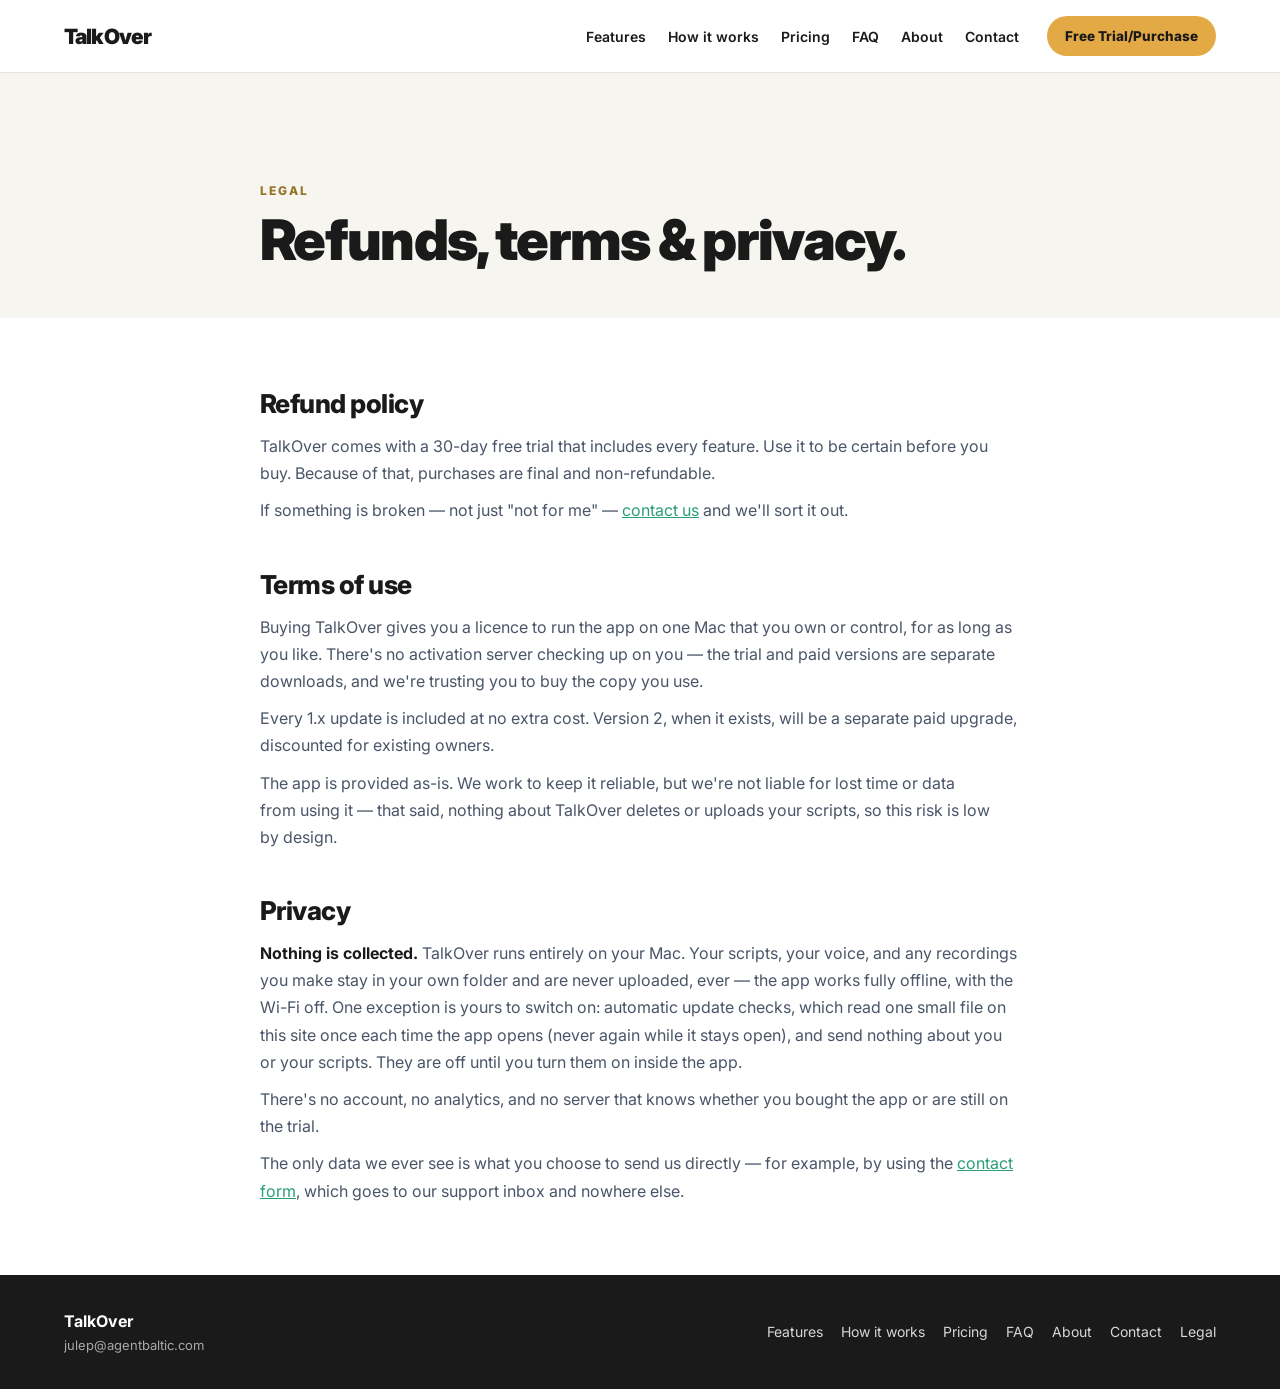
<file: legal.html>
<!doctype html>
<html lang="en">
<head>
<meta charset="utf-8">
<meta name="viewport" content="width=device-width, initial-scale=1">
<title>Legal — TalkOver</title>
<link rel="preconnect" href="https://fonts.googleapis.com">
<link href="https://fonts.googleapis.com/css2?family=Inter:wght@400;500;600;700;800;900&display=swap" rel="stylesheet">
<style>
  body { margin:0; font-family:Inter,Arial,sans-serif; -webkit-font-smoothing:antialiased; text-wrap:pretty; }
  a { color:#2a9e76; } a:hover { color:#1f7a5a; }
</style>
</head>
<body>
<header style="position:sticky;top:0;z-index:20;background:rgba(255,255,255,.94);backdrop-filter:blur(8px);border-bottom:1px solid #e7e3d9;min-height:72px;padding:0 clamp(20px,5vw,64px);display:flex;align-items:center;justify-content:space-between;">
  <a href="/" style="font-weight:900;font-size:21px;letter-spacing:-.04em;color:#1a1a1a;text-decoration:none;">TalkOver</a>
  <nav style="display:flex;gap:22px;align-items:center;font-size:14px;font-weight:600;">
    <a href="/features" style="color:#1a1a1a;text-decoration:none;">Features</a>
    <a href="/how-it-works" style="color:#1a1a1a;text-decoration:none;">How it works</a>
    <a href="/pricing" style="color:#1a1a1a;text-decoration:none;">Pricing</a>
    <a href="/faq" style="color:#1a1a1a;text-decoration:none;">FAQ</a>
    <a href="/about" style="color:#1a1a1a;text-decoration:none;">About</a>
    <a href="/contact" style="color:#1a1a1a;text-decoration:none;">Contact</a>
    <a href="/pricing" style="margin-left:6px;display:inline-flex;align-items:center;height:40px;padding:0 18px;background:#e3a945;color:#1a1a1a;border-radius:100px;font-weight:800;text-decoration:none;font-size:13.5px;">Free Trial/Purchase</a>
  </nav>
</header>

<main>
  <section style="padding:clamp(64px,9vw,110px) clamp(20px,6vw,64px) clamp(30px,5vw,50px);background:#f7f5f0;">
    <div style="max-width:760px;margin:auto;">
      <p style="color:#96742a;font-size:12px;font-weight:800;letter-spacing:.16em;text-transform:uppercase;margin:0;">Legal</p>
      <h1 style="margin:14px 0 0;font-size:clamp(34px,5vw,56px);font-weight:900;letter-spacing:-.03em;line-height:1;color:#1a1a1a;">Refunds, terms & privacy.</h1>
    </div>
  </section>

  <section style="padding:clamp(40px,6vw,70px) clamp(20px,6vw,64px);">
    <div style="max-width:760px;margin:auto;display:grid;gap:44px;">

      <div id="refunds">
        <h2 style="margin:0 0 14px;font-size:26px;font-weight:800;letter-spacing:-.02em;color:#1a1a1a;">Refund policy</h2>
        <p style="margin:0 0 10px;color:#4a5568;line-height:1.7;">TalkOver comes with a 30-day free trial that includes every feature. Use it to be certain before you buy. Because of that, purchases are final and non-refundable.</p>
        <p style="margin:0;color:#4a5568;line-height:1.7;">If something is broken — not just "not for me" — <a href="/contact">contact us</a> and we'll sort it out.</p>
      </div>

      <div id="terms">
        <h2 style="margin:0 0 14px;font-size:26px;font-weight:800;letter-spacing:-.02em;color:#1a1a1a;">Terms of use</h2>
        <p style="margin:0 0 10px;color:#4a5568;line-height:1.7;">Buying TalkOver gives you a licence to run the app on one Mac that you own or control, for as long as you like. There's no activation server checking up on you — the trial and paid versions are separate downloads, and we're trusting you to buy the copy you use.</p>
        <p style="margin:0 0 10px;color:#4a5568;line-height:1.7;">Every 1.x update is included at no extra cost. Version 2, when it exists, will be a separate paid upgrade, discounted for existing owners.</p>
        <p style="margin:0;color:#4a5568;line-height:1.7;">The app is provided as-is. We work to keep it reliable, but we're not liable for lost time or data from using it — that said, nothing about TalkOver deletes or uploads your scripts, so this risk is low by design.</p>
      </div>

      <div id="privacy">
        <h2 style="margin:0 0 14px;font-size:26px;font-weight:800;letter-spacing:-.02em;color:#1a1a1a;">Privacy</h2>
        <p style="margin:0 0 10px;color:#4a5568;line-height:1.7;"><strong style="color:#1a1a1a;">Nothing is collected.</strong> TalkOver runs entirely on your Mac. Your scripts, your voice, and any recordings you make stay in your own folder and are never uploaded, ever — the app works fully offline, with the Wi-Fi off. One exception is yours to switch on: automatic update checks, which read one small file on this site once each time the app opens (never again while it stays open), and send nothing about you or your scripts. They are off until you turn them on inside the app.</p>
        <p style="margin:0 0 10px;color:#4a5568;line-height:1.7;">There's no account, no analytics, and no server that knows whether you bought the app or are still on the trial.</p>
        <p style="margin:0;color:#4a5568;line-height:1.7;">The only data we ever see is what you choose to send us directly — for example, by using the <a href="/contact">contact form</a>, which goes to our support inbox and nowhere else.</p>
      </div>

    </div>
  </section>
</main>

<footer style="padding:36px clamp(20px,6vw,64px);background:#1a1a1a;color:#fff;">
  <div style="max-width:1240px;margin:auto;display:flex;flex-wrap:wrap;justify-content:space-between;gap:20px;align-items:center;">
    <div><strong style="font-size:16px;">TalkOver</strong><div style="margin-top:6px;color:#a8a8a8;font-size:13px;"><a href="mailto:julep@agentbaltic.com" style="color:#a8a8a8;text-decoration:none;">julep@agentbaltic.com</a></div></div>
    <div style="display:flex;flex-wrap:wrap;gap:18px;color:#d7d7d7;font-size:14px;">
      <a href="/features" style="color:#d7d7d7;text-decoration:none;">Features</a>
      <a href="/how-it-works" style="color:#d7d7d7;text-decoration:none;">How it works</a>
      <a href="/pricing" style="color:#d7d7d7;text-decoration:none;">Pricing</a>
      <a href="/faq" style="color:#d7d7d7;text-decoration:none;">FAQ</a>
      <a href="/about" style="color:#d7d7d7;text-decoration:none;">About</a>
      <a href="/contact" style="color:#d7d7d7;text-decoration:none;">Contact</a>
      <a href="/legal" style="color:#d7d7d7;text-decoration:none;">Legal</a>
    </div>
  </div>
</footer>
</body>
</html>
</file>
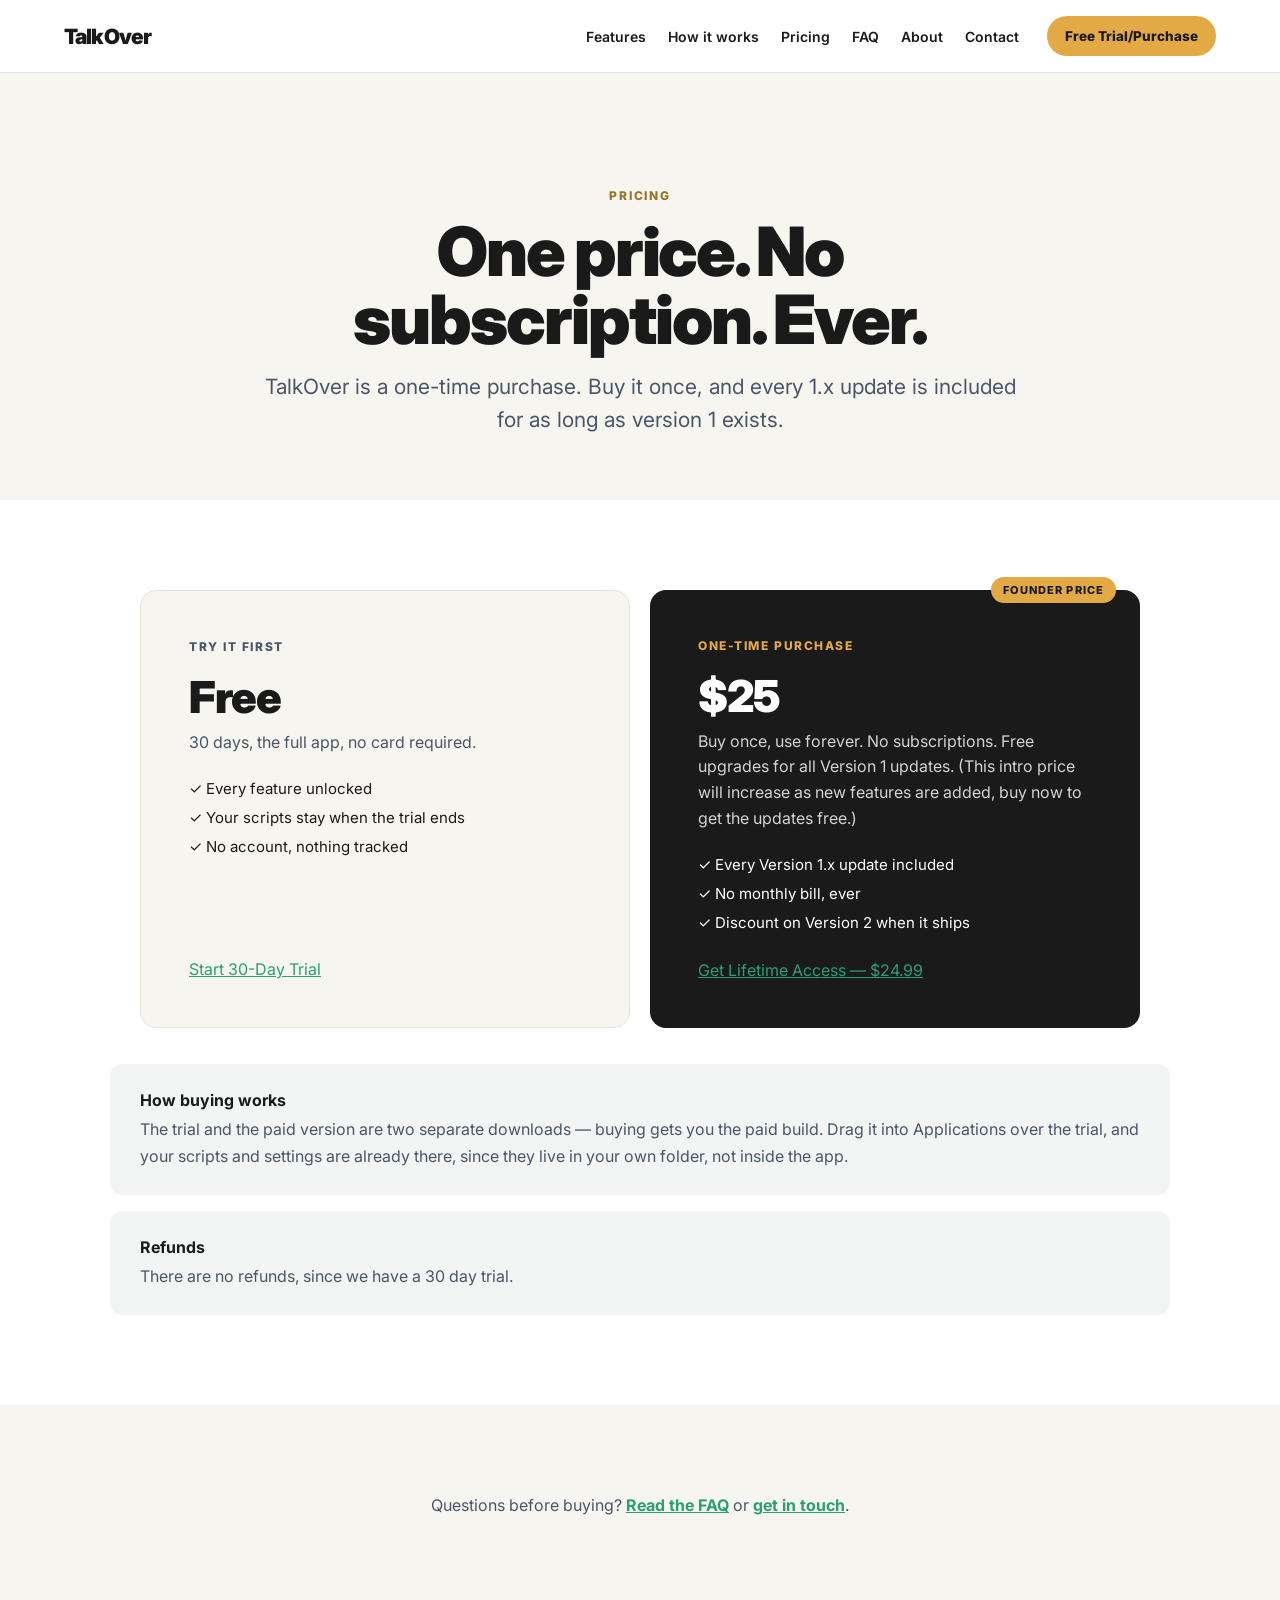
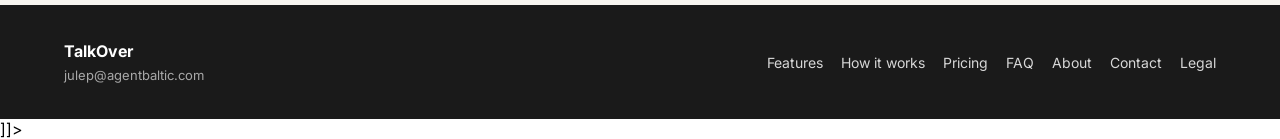
<file: pricing.html>
<!doctype html>
<html lang="en">
<head>
<meta charset="utf-8">
<meta name="viewport" content="width=device-width, initial-scale=1">
<title>Pricing — TalkOver</title>
<link rel="preconnect" href="https://fonts.googleapis.com">
<link href="https://fonts.googleapis.com/css2?family=Inter:wght@400;500;600;700;800;900&amp;display=swap" rel="stylesheet">
<style>
  body { margin:0; font-family:Inter,Arial,sans-serif; -webkit-font-smoothing:antialiased; text-wrap:pretty; }
  a { color:#2a9e76; } a:hover { color:#1f7a5a; }
</style>
</head>
<body>
<script type="text/javascript" src="https://payhip.com/payhip.js"></script>


<header style="position:sticky;top:0;z-index:20;background:rgba(255,255,255,.94);backdrop-filter:blur(8px);border-bottom:1px solid #e7e3d9;min-height:72px;padding:0 clamp(20px,5vw,64px);display:flex;align-items:center;justify-content:space-between;">
  <a href="/" style="font-weight:900;font-size:21px;letter-spacing:-.04em;color:#1a1a1a;text-decoration:none;">TalkOver</a>
  <nav style="display:flex;gap:22px;align-items:center;font-size:14px;font-weight:600;">
    <a href="/features" style="color:#1a1a1a;text-decoration:none;">Features</a>
    <a href="/how-it-works" style="color:#1a1a1a;text-decoration:none;">How it works</a>
    <a href="/pricing" style="color:#1a1a1a;text-decoration:none;">Pricing</a>
    <a href="/faq" style="color:#1a1a1a;text-decoration:none;">FAQ</a>
    <a href="/about" style="color:#1a1a1a;text-decoration:none;">About</a>
    <a href="/contact" style="color:#1a1a1a;text-decoration:none;">Contact</a>
    <a href="/pricing" style="margin-left:6px;display:inline-flex;align-items:center;height:40px;padding:0 18px;background:#e3a945;color:#1a1a1a;border-radius:100px;font-weight:800;text-decoration:none;font-size:13.5px;">Free Trial/Purchase</a>
  </nav>
</header>

<main>
  <section style="padding:clamp(64px,9vw,120px) clamp(20px,6vw,64px) clamp(40px,6vw,64px);background:#f7f5f0;text-align:center;">
    <div style="max-width:760px;margin:auto;">
      <p style="color:#96742a;font-size:12px;font-weight:800;letter-spacing:.16em;text-transform:uppercase;margin:0;">Pricing</p>
      <h1 style="margin:14px 0 18px;font-size:clamp(38px,5.4vw,68px);font-weight:900;letter-spacing:-.03em;line-height:1;color:#1a1a1a;">One price. No subscription. Ever.</h1>
      <p style="color:#4a5568;font-size:clamp(17px,1.8vw,21px);line-height:1.55;margin:0;">TalkOver is a one-time purchase. Buy it once, and every 1.x update is included for as long as version 1 exists.</p>
    </div>
  </section>

  <section style="padding:clamp(50px,7vw,90px) clamp(20px,6vw,64px);">
    <div style="max-width:1000px;margin:auto;display:grid;grid-template-columns:repeat(2,minmax(0,1fr));gap:20px;">
      <div style="background:#f7f5f0;border:1px solid #e7e3d9;border-radius:16px;padding:clamp(30px,5vw,48px);display:flex;flex-direction:column;">
        <span style="font-size:12px;font-weight:800;letter-spacing:.13em;text-transform:uppercase;color:#4a5568;">Try it first</span>
        <div style="margin:16px 0 6px;font-size:44px;font-weight:900;letter-spacing:-.03em;color:#1a1a1a;">Free</div>
        <p style="margin:0 0 24px;color:#4a5568;line-height:1.6;">30 days, the full app, no card required.</p>
        <ul style="margin:0 0 28px;padding:0;list-style:none;display:grid;gap:10px;color:#1a1a1a;font-size:15px;">
          <li>✓ Every feature unlocked</li>
          <li>✓ Your scripts stay when the trial ends</li>
          <li>✓ No account, nothing tracked</li>
        </ul>
        <div style="margin-top:auto;">
          <a href="https://resources.agentbaltic.com/b/UlS6B" class="payhip-buy-button" data-theme="green" data-product="UlS6B">Start 30-Day Trial</a>
        </div>
      </div>

      <div style="background:#1a1a1a;border-radius:16px;padding:clamp(30px,5vw,48px);display:flex;flex-direction:column;position:relative;">
        <span style="position:absolute;top:-13px;right:24px;background:#e3a945;color:#1a1a1a;font-size:11px;font-weight:800;letter-spacing:.1em;text-transform:uppercase;padding:6px 12px;border-radius:100px;">Founder price</span>
        <span style="font-size:12px;font-weight:800;letter-spacing:.13em;text-transform:uppercase;color:#e3a945;">One-time purchase</span>
        <div style="margin:16px 0 6px;font-size:44px;font-weight:900;letter-spacing:-.03em;color:#fff;">$25</div>
        <p style="margin:0 0 24px;color:#d3d3d3;line-height:1.6;">Buy once, use forever. No subscriptions. Free upgrades for all Version 1 updates. (This intro price will increase as new features are added, buy now to get the updates free.)</p>
        <ul style="margin:0 0 28px;padding:0;list-style:none;display:grid;gap:10px;color:#fff;font-size:15px;">
          <li>✓ Every Version 1.x update included</li>
          <li>✓ No monthly bill, ever</li>
          <li>✓ Discount on Version 2 when it ships</li>
        </ul>
        <div style="margin-top:auto;">
          <a href="https://resources.agentbaltic.com/b/uxIl4?gi=a5152baa0c6f62dbb4c0b8b2b457823b2f719a9f" class="payhip-buy-button" data-theme="green" data-product="uxIl4">Get Lifetime Access — $24.99</a>
        </div>
      </div>
    </div>

    <div style="max-width:1000px;margin:36px auto 0;padding:26px 30px;background:#f2f5f4;border-radius:12px;">
      <strong style="display:block;margin-bottom:6px;color:#1a1a1a;">How buying works</strong>
      <p style="margin:0;color:#4a5568;line-height:1.65;">The trial and the paid version are two separate downloads — buying gets you the paid build. Drag it into Applications over the trial, and your scripts and settings are already there, since they live in your own folder, not inside the app.</p>
    </div>

    <div style="max-width:1000px;margin:16px auto 0;padding:26px 30px;background:#f2f5f4;border-radius:12px;">
      <strong style="display:block;margin-bottom:6px;color:#1a1a1a;">Refunds</strong>
      <p style="margin:0;color:#4a5568;line-height:1.65;">There are no refunds, since we have a 30 day trial.</p>
    </div>
  </section>

  <section style="padding:clamp(50px,8vw,90px) clamp(20px,6vw,64px);background:#f7f5f0;text-align:center;">
    <p style="max-width:600px;margin:0 auto;color:#4a5568;font-size:16px;">Questions before buying? <a href="/faq" style="font-weight:700;">Read the FAQ</a> or <a href="/contact" style="font-weight:700;">get in touch</a>.</p>
  </section>
</main>

<footer style="padding:36px clamp(20px,6vw,64px);background:#1a1a1a;color:#fff;">
  <div style="max-width:1240px;margin:auto;display:flex;flex-wrap:wrap;justify-content:space-between;gap:20px;align-items:center;">
    <div><strong style="font-size:16px;">TalkOver</strong><div style="margin-top:6px;color:#a8a8a8;font-size:13px;"><a href="mailto:julep@agentbaltic.com" style="color:#a8a8a8;text-decoration:none;">julep@agentbaltic.com</a></div></div>
    <div style="display:flex;flex-wrap:wrap;gap:18px;color:#d7d7d7;font-size:14px;">
      <a href="/features" style="color:#d7d7d7;text-decoration:none;">Features</a>
      <a href="/how-it-works" style="color:#d7d7d7;text-decoration:none;">How it works</a>
      <a href="/pricing" style="color:#d7d7d7;text-decoration:none;">Pricing</a>
      <a href="/faq" style="color:#d7d7d7;text-decoration:none;">FAQ</a>
      <a href="/about" style="color:#d7d7d7;text-decoration:none;">About</a>
      <a href="/contact" style="color:#d7d7d7;text-decoration:none;">Contact</a>
      <a href="/legal" style="color:#d7d7d7;text-decoration:none;">Legal</a>
    </div>
  </div>
</footer>
]]&gt;

</body>
</html>
</body>
</html>
</file>
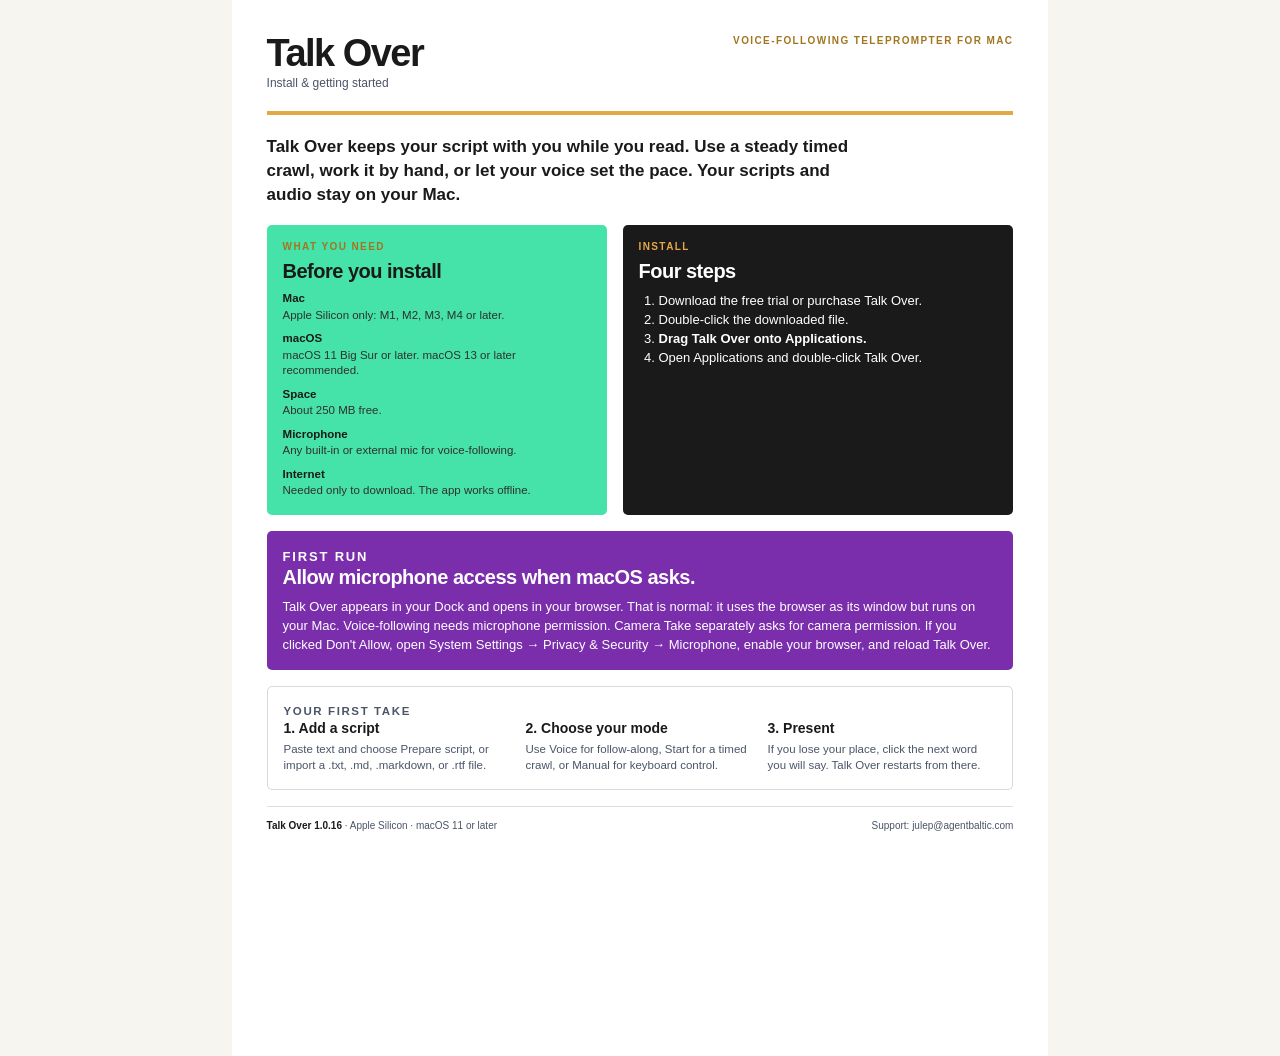
<file: installer-readme/README.html>
<!doctype html>
<html lang="en">
  <head>
    <meta charset="utf-8">
    <meta name="viewport" content="width=device-width,initial-scale=1">
    <title>Talk Over - Read Me</title>
    <style>
      :root { --ink:#1a1a1a; --amber:#e3a945; --mint:#45e3a9; --violet:#7a2eac; --cream:#f7f5f0; --slate:#4a5568; }
      * { box-sizing:border-box; }
      @page { size:letter; margin:.34in; }
      body { margin:0; background:var(--cream); color:var(--ink); font-family:Inter,Arial,sans-serif; }
      main { width:8.5in; min-height:11in; margin:0 auto; padding:.36in; background:#fff; }
      header { display:flex; justify-content:space-between; align-items:flex-start; padding-bottom:.22in; border-bottom:4px solid var(--amber); }
      h1 { margin:0; font-size:38px; letter-spacing:-.04em; line-height:.95; }
      .tag { margin:5px 0 0; color:var(--slate); font-size:12px; }
      .label { margin:0 0 8px; color:#a27620; font-size:10px; font-weight:800; letter-spacing:.14em; text-transform:uppercase; }
      .intro { max-width:6.2in; margin:20px 0 18px; font-size:17px; font-weight:600; line-height:1.42; }
      .grid { display:grid; grid-template-columns:1fr 1.15fr; gap:16px; }
      .card { padding:16px; border-radius:5px; }
      .needs { background:var(--mint); }
      .steps { background:var(--ink); color:#fff; }
      .steps .label { color:var(--amber); }
      .steps ol { margin:7px 0 0; padding-left:20px; font-size:13px; line-height:1.47; }
      h2 { margin:0 0 8px; font-size:20px; letter-spacing:-.025em; }
      dl { margin:0; font-size:11.5px; line-height:1.35; }
      dt { margin-top:8px; font-weight:800; }
      dd { margin:1px 0 0; color:#303030; }
      .first-run { margin-top:16px; padding:16px; background:var(--violet); color:#fff; border-radius:5px; }
      .first-run .label { color:#fff; }
      .first-run p { margin:0; font-size:13px; line-height:1.47; }
      .use { margin-top:16px; padding:16px; border:1px solid #d9d9d9; border-radius:5px; }
      .use-grid { display:grid; grid-template-columns:repeat(3,1fr); gap:13px; }
      .use h3 { margin:0 0 5px; font-size:14px; }
      .use p { margin:0; color:var(--slate); font-size:11.5px; line-height:1.42; }
      footer { display:flex; justify-content:space-between; align-items:center; margin-top:16px; padding-top:13px; border-top:1px solid #dedede; color:var(--slate); font-size:10px; }
      footer strong { color:var(--ink); }
      @media print { body { background:#fff; } main { margin:0; } }
      @media screen and (max-width:760px) { main { width:100%; min-height:auto; padding:24px; } .grid,.use-grid { grid-template-columns:1fr; } }
    </style>
  </head>
  <body>
    <main>
      <header><div><h1>Talk Over</h1><p class="tag">Install &amp; getting started</p></div><p class="label">Voice-following teleprompter for Mac</p></header>
      <p class="intro">Talk Over keeps your script with you while you read. Use a steady timed crawl, work it by hand, or let your voice set the pace. Your scripts and audio stay on your Mac.</p>
      <div class="grid">
        <section class="card needs"><p class="label">What you need</p><h2>Before you install</h2><dl><dt>Mac</dt><dd>Apple Silicon only: M1, M2, M3, M4 or later.</dd><dt>macOS</dt><dd>macOS 11 Big Sur or later. macOS 13 or later recommended.</dd><dt>Space</dt><dd>About 250 MB free.</dd><dt>Microphone</dt><dd>Any built-in or external mic for voice-following.</dd><dt>Internet</dt><dd>Needed only to download. The app works offline.</dd></dl></section>
        <section class="card steps"><p class="label">Install</p><h2>Four steps</h2><ol><li>Download the free trial or purchase Talk Over.</li><li>Double-click the downloaded file.</li><li><strong>Drag Talk Over onto Applications.</strong></li><li>Open Applications and double-click Talk Over.</li></ol></section>
      </div>
      <section class="first-run"><p class="label">First run</p><h2>Allow microphone access when macOS asks.</h2><p>Talk Over appears in your Dock and opens in your browser. That is normal: it uses the browser as its window but runs on your Mac. Voice-following needs microphone permission. Camera Take separately asks for camera permission. If you clicked Don't Allow, open System Settings → Privacy &amp; Security → Microphone, enable your browser, and reload Talk Over.</p></section>
      <section class="use"><p class="label">Your first take</p><div class="use-grid"><div><h3>1. Add a script</h3><p>Paste text and choose Prepare script, or import a .txt, .md, .markdown, or .rtf file.</p></div><div><h3>2. Choose your mode</h3><p>Use Voice for follow-along, Start for a timed crawl, or Manual for keyboard control.</p></div><div><h3>3. Present</h3><p>If you lose your place, click the next word you will say. Talk Over restarts from there.</p></div></div></section>
      <footer><span><strong>Talk Over 1.0.16</strong> · Apple Silicon · macOS 11 or later</span><span>Support: julep@agentbaltic.com</span></footer>
    </main>
  </body>
</html>
</file>
